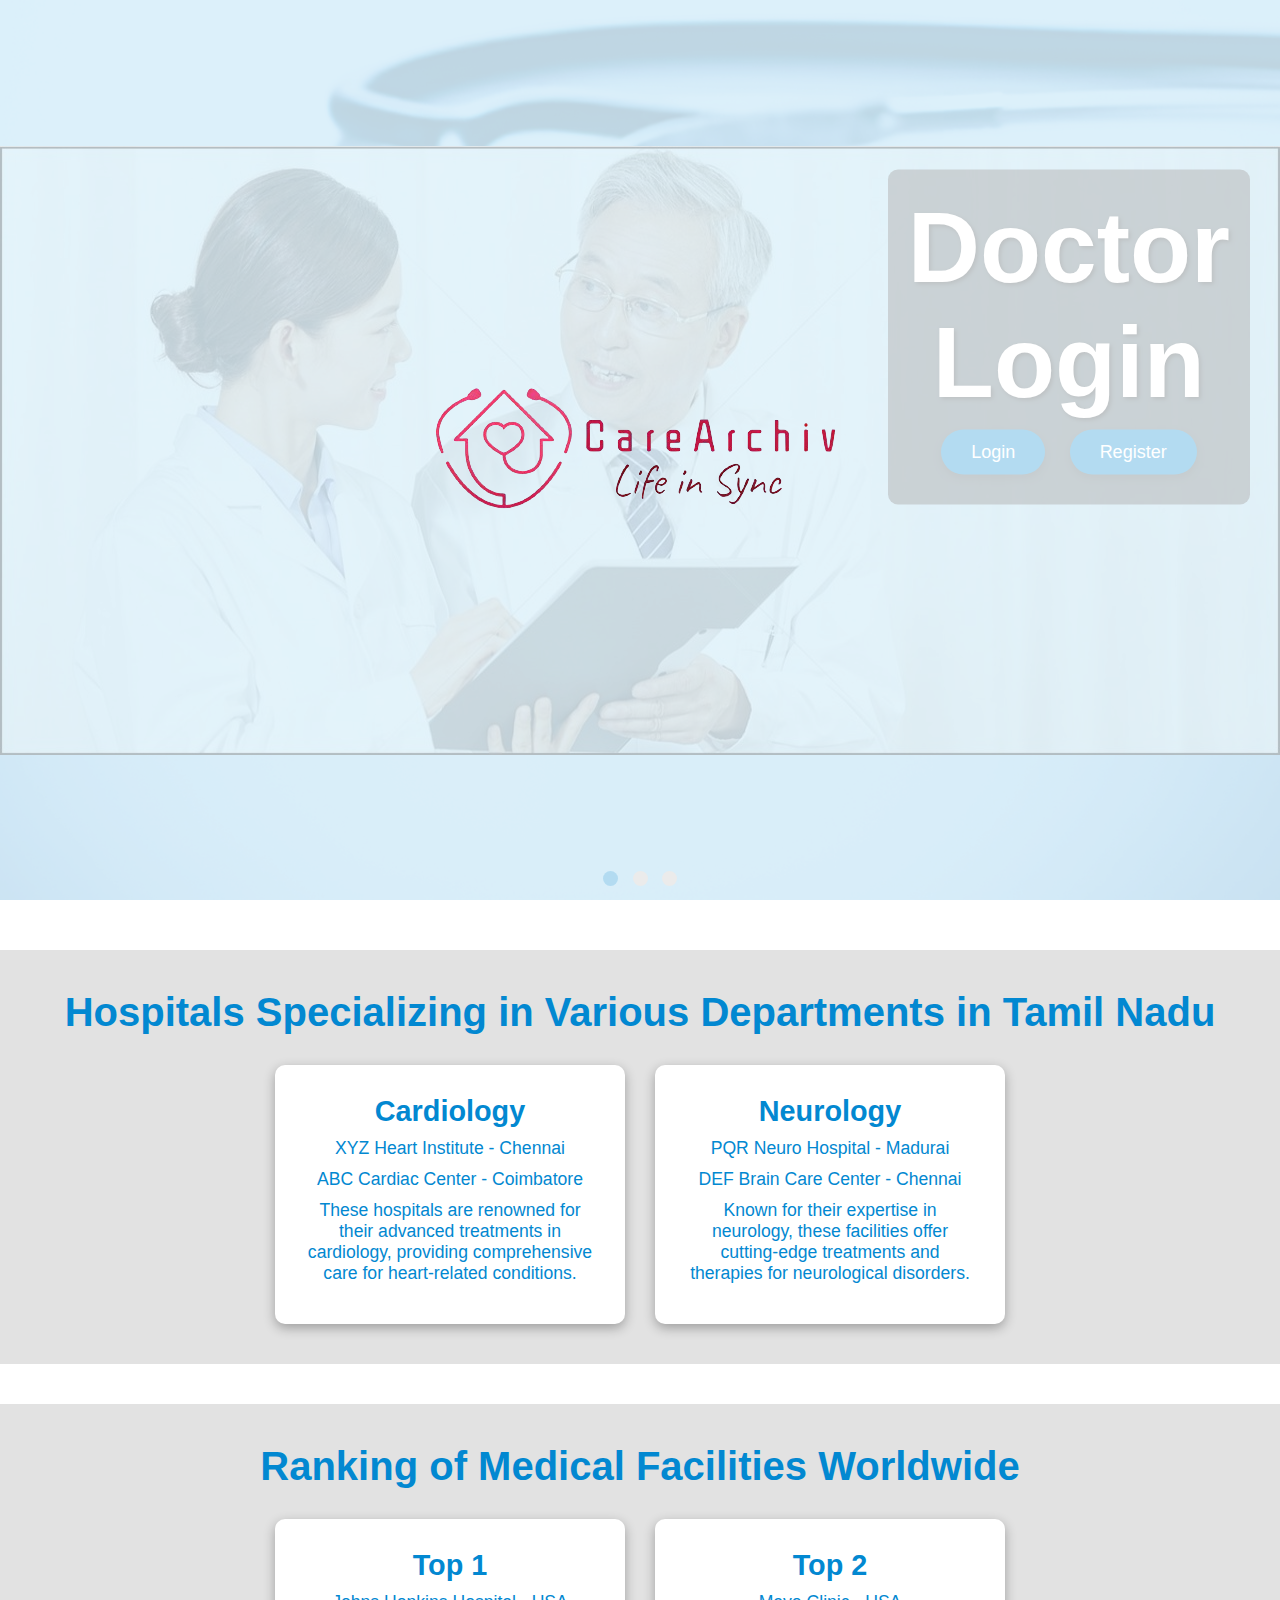
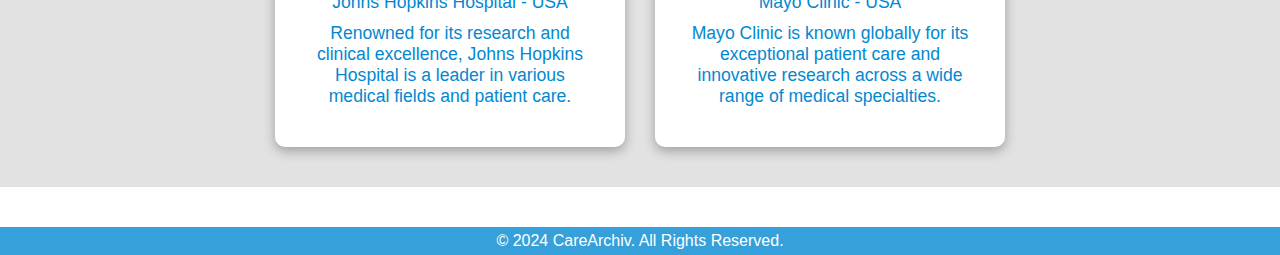
<file: index.html>
<!DOCTYPE html>
<html lang="en">
<head>
    <meta charset="UTF-8">
    <meta name="viewport" content="width=device-width, initial-scale=1.0">
    <title>CareArchiv | Home</title>
    <link rel="icon" href="icon.png" type="image/icon type">
    <link rel="stylesheet" href="styles.css">
    <link rel="preconnect" href="https://fonts.googleapis.com">
    <link rel="preconnect" href="https://fonts.gstatic.com" crossorigin>
    <link href="https://fonts.googleapis.com/css2?family=Caveat:wght@400..700&family=ZCOOL+QingKe+HuangYou&display=swap" rel="stylesheet">
</head>
<body>
<div class= "temp">
    <div class="slideshow-container">
        <div class="slides-wrapper">
            <!-- Slide 1 -->
            <div class="mySlides">
                <img src="govt.png" style="width:100%">
                <div class="content-container">
                    <h2>Doctor</h2> 
                    <h2>Login</h2>
                    <div class="button-container">
                        <button class="login-btn" onclick="location.href='doctorlogin.html'">Login</button>
                        <button class="login-btn" onclick="location.href='doctorregister.html'">Register</button>
                    </div>
                </div>
            </div>

            <!-- Slide 2 -->
            <div class="mySlides">
                <img src="doctor.jpg" style="width:100%">
                <div class="content-container">
                    <h2>Government</h2> 
                    <h2>Login</h2>
                    <div class="button-container">
                        <button class="login-btn" onclick="location.href='govtlogin.html'">Login</button>
                        <button class="login-btn" onclick="location.href='govtregister.html'">Register</button>
                    </div>
                </div>
            </div>

            <!-- Slide 3 -->
            <div class="mySlides">
                <img src="patient2.jpg" style="width:100%">
                <div class="content-container">
                    <h2>Patient</h2>
                    <h2>Login</h2>
                    <div class="button-container">
                        <button class="login-btn" onclick="location.href='patientlogin.html'">Login</button>
                        <button class="login-btn" onclick="location.href='patientregister.html'">Register</button>
                    </div>
                </div>
            </div>
        </div>
        
        <!-- Dot container -->
        <div class="dot-container">
            <span class="dot"></span>
            <span class="dot"></span>
            <span class="dot"></span>
        </div>
    </div>
    <div class = "transparent"></div>
    <section class="hospitals-section">
        <div class="section-title">
            <h2>Hospitals Specializing in Various Departments in Tamil Nadu</h2>
        </div>
        <div class="hospital-info">
            <!-- Example Hospital Information -->
            <div class="hospital-box">
                <h3>Cardiology</h3>
                <p>XYZ Heart Institute - Chennai</p>
                <p>ABC Cardiac Center - Coimbatore</p>
                <p>These hospitals are renowned for their advanced treatments in cardiology, providing comprehensive care for heart-related conditions.</p>
            </div>
            <div class="hospital-box">
                <h3>Neurology</h3>
                <p>PQR Neuro Hospital - Madurai</p>
                <p>DEF Brain Care Center - Chennai</p>
                <p>Known for their expertise in neurology, these facilities offer cutting-edge treatments and therapies for neurological disorders.</p>
            </div>
            <!-- Add more boxes as needed -->
        </div>
    </section>

<!-- Worldwide Medical Facilities Ranking Section -->
    <section class="ranking-section">
        <div class="section-title">
            <h2>Ranking of Medical Facilities Worldwide</h2>
        </div>
        <div class="ranking-info">
            <!-- Example Ranking Information -->
            <div class="ranking-box">
                <h3>Top 1</h3>
                <p>Johns Hopkins Hospital - USA</p>
                <p>Renowned for its research and clinical excellence, Johns Hopkins Hospital is a leader in various medical fields and patient care.</p>
            </div>
            <div class="ranking-box">
                <h3>Top 2</h3>
                <p>Mayo Clinic - USA</p>
                <p>Mayo Clinic is known globally for its exceptional patient care and innovative research across a wide range of medical specialties.</p>
            </div>
            <!-- Add more boxes as needed -->
        </div>
    </section>
    <footer>
        <p>&copy; 2024 CareArchiv. All Rights Reserved.</p>
    </footer>
</div>
<div id="overlay"><img src="ourlogo.png" alt="Our Logo" id="overlay-logo"></div>
<script src="script.js"></script>

</body>
</html>
</file>
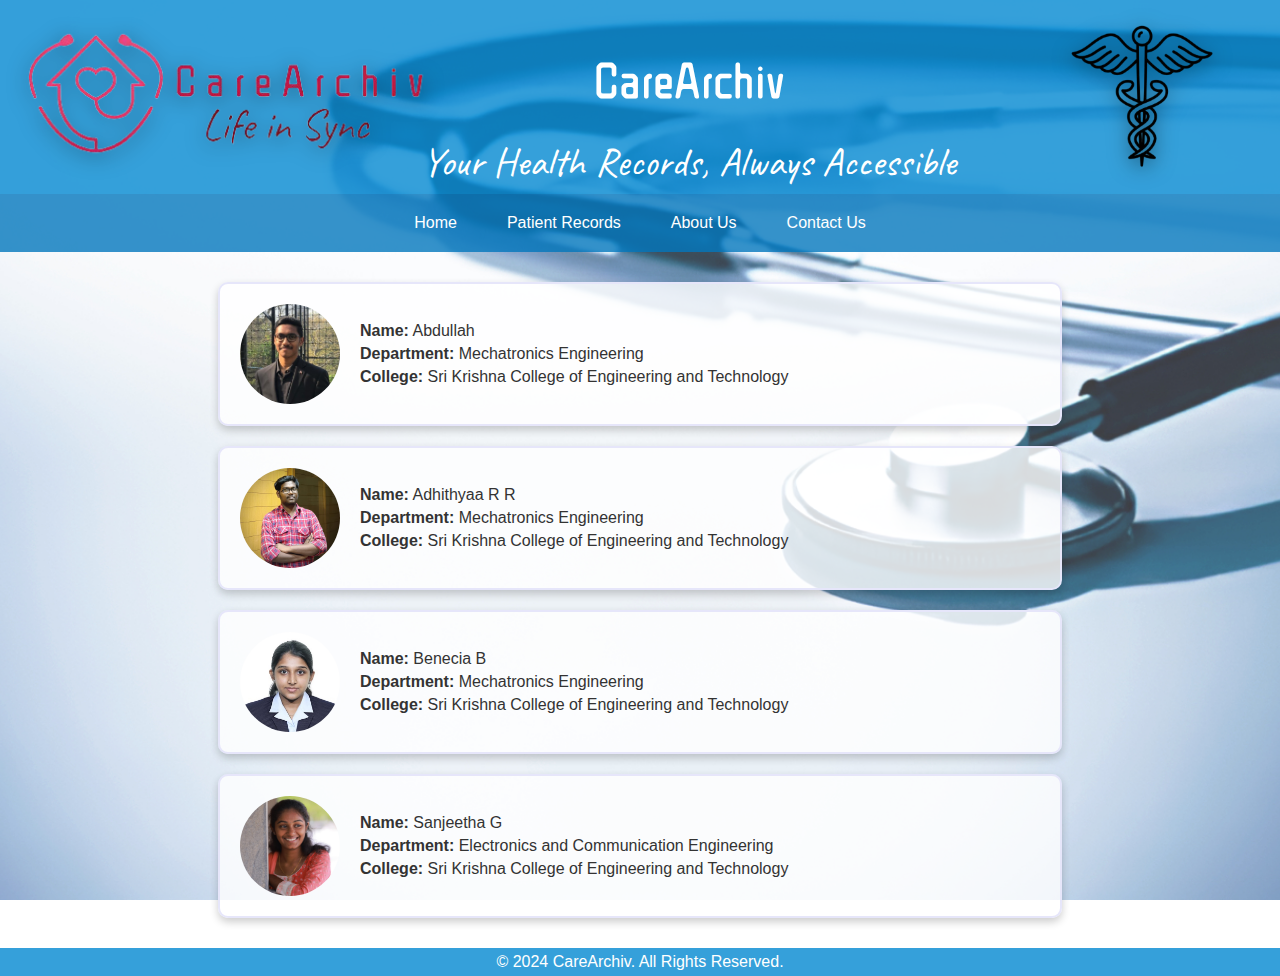
<file: about.html>
<!DOCTYPE html>
<html lang="en">
<head>
    <meta charset="UTF-8">
    <meta name="viewport" content="width=device-width, initial-scale=1.0">
    <title>CareArchiv | About Us</title>
    <link rel="icon" href="icon.png" type="image/icon type">
    <link rel="stylesheet" href="styles.css">
    <link rel="preconnect" href="https://fonts.googleapis.com">
    <link rel="preconnect" href="https://fonts.gstatic.com" crossorigin>
    <link href="https://fonts.googleapis.com/css2?family=Caveat:wght@400..700&family=ZCOOL+QingKe+HuangYou&display=swap" rel="stylesheet">
<body>
    <header>
        <div>
            <img src = "ourlogo.png">
        </div>
        <div class = "left">
            <h1>CareArchiv</h1>
            <p>Your Health Records, Always Accessible</p>
        </div>
        <div>
            <img src = "snek.png">
        </div>
    </header>

    <nav>
        <a href="index.html">Home</a>
        <a href="display.html">Patient Records</a>
        <a href="about.html">About Us</a>
        <a href="contact.html">Contact Us</a>
    </nav>


    <div class="about-page">
        <div class="flex-container">
            <div class="flex-item">
                <img src="abdullah.jpg" alt="Photo 1" class="profile-photo">
                <div class="profile-info">
                    <p><strong>Name:</strong> Abdullah</p>
                    <p><strong>Department:</strong> Mechatronics Engineering</p>
                    <p><strong>College:</strong> Sri Krishna College of Engineering and Technology</p>
                </div>
            </div>
            <div class="flex-item">
                <img src="adithyaa.jpg" alt="Photo 2" class="profile-photo">
                <div class="profile-info">
                    <p><strong>Name:</strong> Adhithyaa R R</p>
                    <p><strong>Department:</strong> Mechatronics Engineering </p>
                    <p><strong>College:</strong> Sri Krishna College of Engineering and Technology</p>
                </div>
            </div>
            <div class="flex-item">
                <img src="benecia.jpg" alt="Photo 3" class="profile-photo">
                <div class="profile-info">
                    <p><strong>Name:</strong> Benecia B</p>
                    <p><strong>Department:</strong> Mechatronics Engineering</p>
                    <p><strong>College:</strong> Sri Krishna College of Engineering and Technology</p>
                </div>
            </div>
            <div class="flex-item">
                <img src="sanjeetha.jpg" alt="Photo 4" class="profile-photo">
                <div class="profile-info">
                    <p><strong>Name:</strong> Sanjeetha G</p>
                    <p><strong>Department:</strong> Electronics and Communication Engineering</p>
                    <p><strong>College:</strong> Sri Krishna College of Engineering and Technology</p>
                </div>
            </div>
        </div>
    </div>

    <footer>
        <p>&copy; 2024 CareArchiv. All Rights Reserved.</p>
    </footer>
</body>
</html>
</file>
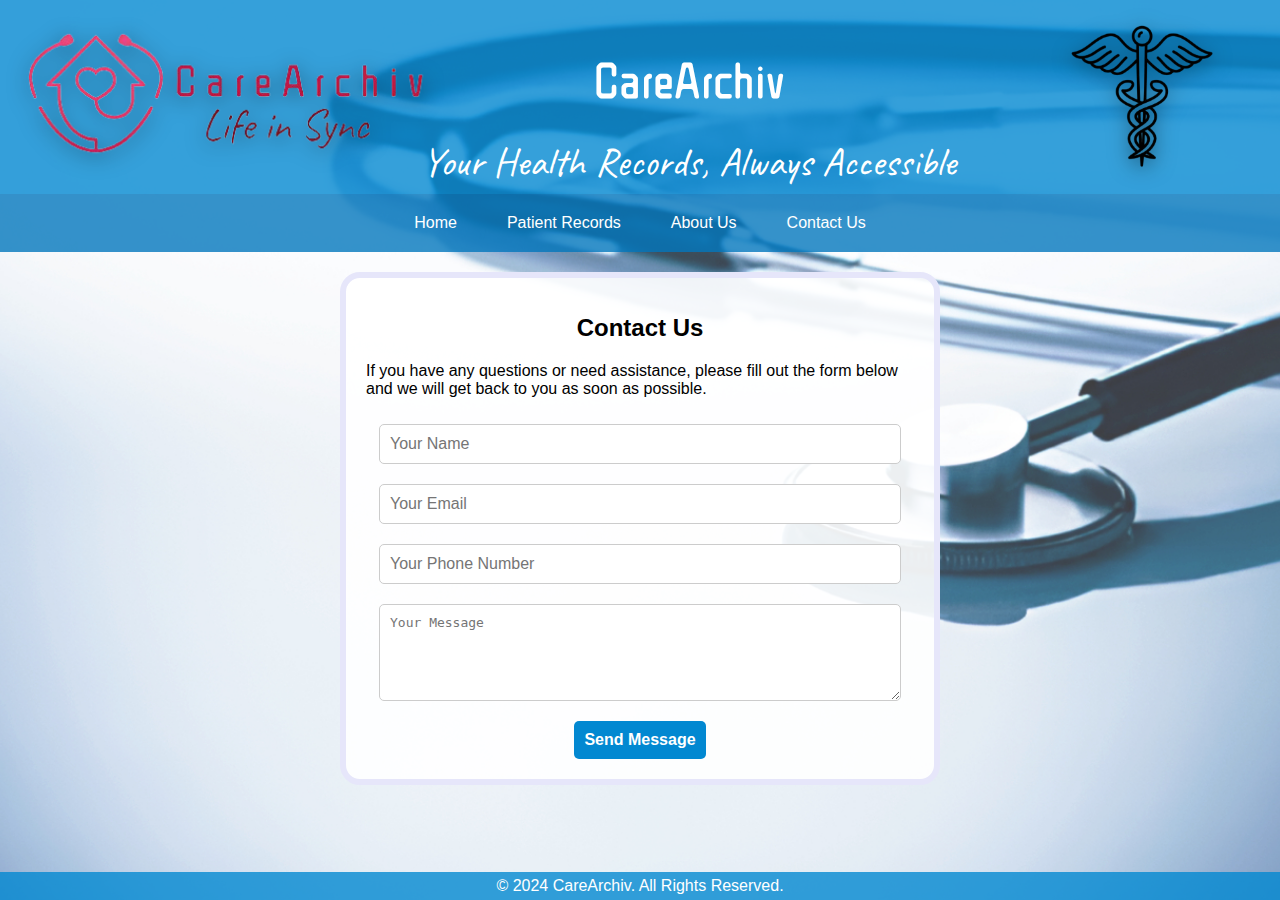
<file: contact.html>
<!DOCTYPE html>
<html lang="en">
<head>
    <meta charset="UTF-8">
    <meta name="viewport" content="width=device-width, initial-scale=1.0">
    <title>CareArchiv | Contact Us</title>
    <link rel="icon" href="icon.png" type="image/icon type">
    <link rel="stylesheet" href="styles.css">
    <link rel="preconnect" href="https://fonts.googleapis.com">
    <link rel="preconnect" href="https://fonts.gstatic.com" crossorigin>
    <link href="https://fonts.googleapis.com/css2?family=Caveat:wght@400..700&family=ZCOOL+QingKe+HuangYou&display=swap" rel="stylesheet">
</head>
<body>
    <header>
        <div>
            <img src = "ourlogo.png">
        </div>
        <div class = "left">
            <h1>CareArchiv</h1>
            <p>Your Health Records, Always Accessible</p>
        </div>
        <div>
            <img src = "snek.png">
        </div>
    </header>

    <nav>
        <a href="index.html">Home</a>
        <a href="display.html">Patient Records</a>
        <a href="about.html">About Us</a>
        <a href="contact.html">Contact Us</a>
    </nav>

    <div class="contact-page">
        <div class="inner-rectangle">
            <h1 class="title"><strong>Contact Us</strong></h1>
            <p>If you have any questions or need assistance, please fill out the form below and we will get back to you as soon as possible.</p>
            <form id="contact-form">
                <input type="text" id="name" placeholder="Your Name" required>
                <input type="email" id="email" placeholder="Your Email" required>
                <input type="tel" id="phone" placeholder="Your Phone Number">
                <textarea id="message" placeholder="Your Message" rows="5" required></textarea>
                <button type="submit">Send Message</button>
            </form>
        </div>
    </div>

    <footer>
        <p>&copy; 2024 CareArchiv. All Rights Reserved.</p>
    </footer>

    <script>
        document.getElementById('contact-form').addEventListener('submit', function(e) {
            e.preventDefault();
            alert('Thank you for your message. We will get back to you soon!');
            document.getElementById('contact-form').reset();
        });
    </script>
</body>
</html>
</file>
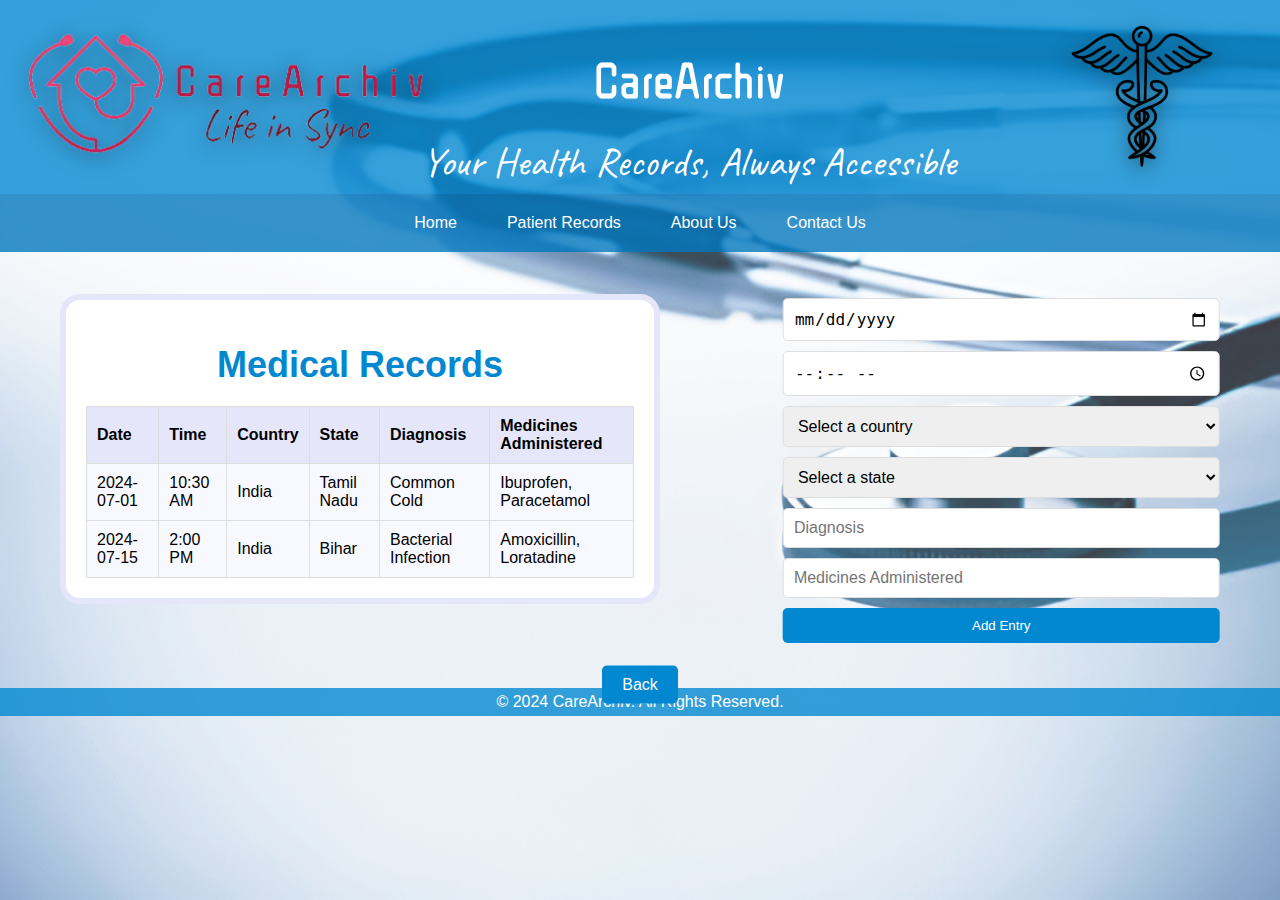
<file: details.html>
<!DOCTYPE html>
<html lang="en">
<head>
    <meta charset="UTF-8">
    <meta name="viewport" content="width=device-width, initial-scale=1.0">
    <title>CareArchiv | Medical Records</title>
    <link rel="icon" href="icon.png" type="image/icon type">
    <link rel="stylesheet" href="styles.css">
    <link rel="preconnect" href="https://fonts.googleapis.com">
    <link rel="preconnect" href="https://fonts.gstatic.com" crossorigin>
    <link href="https://fonts.googleapis.com/css2?family=Caveat:wght@400..700&family=ZCOOL+QingKe+HuangYou&display=swap" rel="stylesheet">
</head>
<body>
    <header>
        <div>
            <img src = "ourlogo.png">
        </div>
        <div class = "left">
            <h1>CareArchiv</h1>
            <p>Your Health Records, Always Accessible</p>
        </div>
        <div>
            <img src = "snek.png">
        </div>
    </header>

    <nav>
        <a href="index.html">Home</a>
        <a href="display.html">Patient Records</a>
        <a href="about.html">About Us</a>
        <a href="contact.html">Contact Us</a>
    </nav>
<div class = "details-page">
    <div class="rectangle">
        <div class="inner-rectangle">
            <h1 class="title">Medical Records</h1>
            <table id="medical-records-table">
                <thead>
                    <tr>
                        <th>Date</th>
                        <th>Time</th>
                        <th>Country</th>
                        <th>State</th>
                        <th>Diagnosis</th>
                        <th>Medicines Administered</th>
                    </tr>
                </thead>
                <tbody>
                    <tr>
                        <td>2024-07-01</td>
                        <td>10:30 AM</td>
                        <td>India</td>
                        <td>Tamil Nadu</td>
                        <td>Common Cold</td>
                        <td>Ibuprofen, Paracetamol</td>
                    </tr>
                    <tr>
                        <td>2024-07-15</td>
                        <td>2:00 PM</td>
                        <td>India</td>
                        <td>Bihar</td>
                        <td>Bacterial Infection</td>
                        <td>Amoxicillin, Loratadine</td>
                    </tr>
                </tbody>
            </table>
        </div>
        <form class="add-entry-form" id="add-entry-form">
            <input type="date" id="date" required>
            <input type="time" id="time" required>
            <select id="country" name="country" onchange="populateStates()" required>
                <option value="">Select a country</option>
                <option value="Afghanistan">Afghanistan</option>
                <option value="Albania">Albania</option>
                <option value="Algeria">Algeria</option>
                <option value="Andorra">Andorra</option>
                <option value="Angola">Angola</option>
                <option value="Antigua and Barbuda">Antigua and Barbuda</option>
                <option value="Argentina">Argentina</option>
                <option value="Armenia">Armenia</option>
                <option value="Australia">Australia</option>
                <option value="Austria">Austria</option>
                <option value="Azerbaijan">Azerbaijan</option>
                <option value="Bahamas">Bahamas</option>
                <option value="Bahrain">Bahrain</option>
                <option value="Bangladesh">Bangladesh</option>
                <option value="Barbados">Barbados</option>
                <option value="Belarus">Belarus</option>
                <option value="Belgium">Belgium</option>
                <option value="Belize">Belize</option>
                <option value="Benin">Benin</option>
                <option value="Bhutan">Bhutan</option>
                <option value="Bolivia">Bolivia</option>
                <option value="Bosnia and Herzegovina">Bosnia and Herzegovina</option>
                <option value="Botswana">Botswana</option>
                <option value="Brazil">Brazil</option>
                <option value="Brunei">Brunei</option>
                <option value="Bulgaria">Bulgaria</option>
                <option value="Burkina Faso">Burkina Faso</option>
                <option value="Burundi">Burundi</option>
                <option value="Cabo Verde">Cabo Verde</option>
                <option value="Cambodia">Cambodia</option>
                <option value="Cameroon">Cameroon</option>
                <option value="Canada">Canada</option>
                <option value="Central African Republic">Central African Republic</option>
                <option value="Chad">Chad</option>
                <option value="Chile">Chile</option>
                <option value="China">China</option>
                <option value="Colombia">Colombia</option>
                <option value="Comoros">Comoros</option>
                <option value="Congo, Democratic Republic of the">Congo, Democratic Republic of the</option>
                <option value="Congo, Republic of the">Congo, Republic of the</option>
                <option value="Costa Rica">Costa Rica</option>
                <option value="Croatia">Croatia</option>
                <option value="Cuba">Cuba</option>
                <option value="Cyprus">Cyprus</option>
                <option value="Czech Republic">Czech Republic</option>
                <option value="Denmark">Denmark</option>
                <option value="Djibouti">Djibouti</option>
                <option value="Dominica">Dominica</option>
                <option value="Dominican Republic">Dominican Republic</option>
                <option value="East Timor (Timor-Leste)">East Timor (Timor-Leste)</option>
                <option value="Ecuador">Ecuador</option>
                <option value="Egypt">Egypt</option>
                <option value="El Salvador">El Salvador</option>
                <option value="Equatorial Guinea">Equatorial Guinea</option>
                <option value="Eritrea">Eritrea</option>
                <option value="Estonia">Estonia</option>
                <option value="Eswatini (Swaziland)">Eswatini (Swaziland)</option>
                <option value="Ethiopia">Ethiopia</option>
                <option value="Fiji">Fiji</option>
                <option value="Finland">Finland</option>
                <option value="France">France</option>
                <option value="Gabon">Gabon</option>
                <option value="Gambia">Gambia</option>
                <option value="Georgia">Georgia</option>
                <option value="Germany">Germany</option>
                <option value="Ghana">Ghana</option>
                <option value="Greece">Greece</option>
                <option value="Grenada">Grenada</option>
                <option value="Guatemala">Guatemala</option>
                <option value="Guinea">Guinea</option>
                <option value="Guinea-Bissau">Guinea-Bissau</option>
                <option value="Guyana">Guyana</option>
                <option value="Haiti">Haiti</option>
                <option value="Honduras">Honduras</option>
                <option value="Hungary">Hungary</option>
                <option value="Iceland">Iceland</option>
                <option value="India">India</option>
                <option value="Indonesia">Indonesia</option>
                <option value="Iran">Iran</option>
                <option value="Iraq">Iraq</option>
                <option value="Ireland">Ireland</option>
                <option value="Israel">Israel</option>
                <option value="Italy">Italy</option>
                <option value="Jamaica">Jamaica</option>
                <option value="Japan">Japan</option>
                <option value="Jordan">Jordan</option>
                <option value="Kazakhstan">Kazakhstan</option>
                <option value="Kenya">Kenya</option>
                <option value="Kiribati">Kiribati</option>
                <option value="Korea, North">Korea, North</option>
                <option value="Korea, South">Korea, South</option>
                <option value="Kosovo">Kosovo</option>
                <option value="Kuwait">Kuwait</option>
                <option value="Kyrgyzstan">Kyrgyzstan</option>
                <option value="Laos">Laos</option>
                <option value="Latvia">Latvia</option>
                <option value="Lebanon">Lebanon</option>
                <option value="Lesotho">Lesotho</option>
                <option value="Liberia">Liberia</option>
                <option value="Libya">Libya</option>
                <option value="Liechtenstein">Liechtenstein</option>
                <option value="Lithuania">Lithuania</option>
                <option value="Luxembourg">Luxembourg</option>
                <option value="Madagascar">Madagascar</option>
                <option value="Malawi">Malawi</option>
                <option value="Malaysia">Malaysia</option>
                <option value="Maldives">Maldives</option>
                <option value="Mali">Mali</option>
                <option value="Malta">Malta</option>
                <option value="Marshall Islands">Marshall Islands</option>
                <option value="Mauritania">Mauritania</option>
                <option value="Mauritius">Mauritius</option>
                <option value="Mexico">Mexico</option>
                <option value="Micronesia">Micronesia</option>
                <option value="Moldova">Moldova</option>
                <option value="Monaco">Monaco</option>
                <option value="Mongolia">Mongolia</option>
                <option value="Montenegro">Montenegro</option>
                <option value="Morocco">Morocco</option>
                <option value="Mozambique">Mozambique</option>
                <option value="Myanmar (Burma)">Myanmar (Burma)</option>
                <option value="Namibia">Namibia</option>
                <option value="Nauru">Nauru</option>
                <option value="Nepal">Nepal</option>
                <option value="Netherlands">Netherlands</option>
                <option value="New Zealand">New Zealand</option>
                <option value="Nicaragua">Nicaragua</option>
                <option value="Niger">Niger</option>
                <option value="Nigeria">Nigeria</option>
                <option value="North Macedonia">North Macedonia</option>
                <option value="Norway">Norway</option>
                <option value="Oman">Oman</option>
                <option value="Pakistan">Pakistan</option>
                <option value="Palau">Palau</option>
                <option value="Panama">Panama</option>
                <option value="Papua New Guinea">Papua New Guinea</option>
                <option value="Paraguay">Paraguay</option>
                <option value="Peru">Peru</option>
                <option value="Philippines">Philippines</option>
                <option value="Poland">Poland</option>
                <option value="Portugal">Portugal</option>
                <option value="Qatar">Qatar</option>
                <option value="Romania">Romania</option>
                <option value="Russia">Russia</option>
                <option value="Rwanda">Rwanda</option>
                <option value="Saint Kitts and Nevis">Saint Kitts and Nevis</option>
                <option value="Saint Lucia">Saint Lucia</option>
                <option value="Saint Vincent and the Grenadines">Saint Vincent and the Grenadines</option>
                <option value="Samoa">Samoa</option>
                <option value="San Marino">San Marino</option>
                <option value="Sao Tome and Principe">Sao Tome and Principe</option>
                <option value="Saudi Arabia">Saudi Arabia</option>
                <option value="Senegal">Senegal</option>
                <option value="Serbia">Serbia</option>
                <option value="Seychelles">Seychelles</option>
                <option value="Sierra Leone">Sierra Leone</option>
                <option value="Singapore">Singapore</option>
                <option value="Slovakia">Slovakia</option>
                <option value="Slovenia">Slovenia</option>
                <option value="Solomon Islands">Solomon Islands</option>
                <option value="Somalia">Somalia</option>
                <option value="South Africa">South Africa</option>
                <option value="South Sudan">South Sudan</option>
                <option value="Spain">Spain</option>
                <option value="Sri Lanka">Sri Lanka</option>
                <option value="Sudan">Sudan</option>
                <option value="Suriname">Suriname</option>
                <option value="Sweden">Sweden</option>
                <option value="Switzerland">Switzerland</option>
                <option value="Syria">Syria</option>
                <option value="Taiwan">Taiwan</option>
                <option value="Tajikistan">Tajikistan</option>
                <option value="Tanzania">Tanzania</option>
                <option value="Thailand">Thailand</option>
                <option value="Togo">Togo</option>
                <option value="Tonga">Tonga</option>
                <option value="Trinidad and Tobago">Trinidad and Tobago</option>
                <option value="Tunisia">Tunisia</option>
                <option value="Turkey">Turkey</option>
                <option value="Turkmenistan">Turkmenistan</option>
                <option value="Tuvalu">Tuvalu</option>
                <option value="Uganda">Uganda</option>
                <option value="Ukraine">Ukraine</option>
                <option value="United Arab Emirates">United Arab Emirates</option>
                <option value="United Kingdom">United Kingdom</option>
                <option value="United States">United States</option>
                <option value="Uruguay">Uruguay</option>
                <option value="Uzbekistan">Uzbekistan</option>
                <option value="Vanuatu">Vanuatu</option>
                <option value="Vatican City (Holy See)">Vatican City (Holy See)</option>
                <option value="Venezuela">Venezuela</option>
                <option value="Vietnam">Vietnam</option>
                <option value="Yemen">Yemen</option>
                <option value="Zambia">Zambia</option>
                <option value="Zimbabwe">Zimbabwe</option>
            </select>
            <select id="state" name="state" required>
                <option value="">Select a state</option>
                <!-- States will be populated here based on the selected country -->
            </select>
            <input type="text" id="diagnosis" placeholder="Diagnosis" required>
            <input type="text" id="medicines" placeholder="Medicines Administered" required>
            <button type="submit">Add Entry</button>
        </form>
    </div>
    
    
</div>
<div class = "dontoverlay">
    <button class="back-button" onclick="window.location.href='display.html'; return false;">Back</button>
</div>
<footer id = "footer">
        <p>&copy; 2024 CareArchiv. All Rights Reserved.</p>
</footer>    

    <script>
        function convertTo12HourFormat(time) {
            const [hour, minute] = time.split(':');
            const ampm = hour >= 12 ? 'PM' : 'AM';
            const adjustedHour = hour % 12 || 12;
            return `${adjustedHour}:${minute} ${ampm}`;
        }

        document.getElementById('add-entry-form').addEventListener('submit', function(e) {
            e.preventDefault();
            var date = document.getElementById('date').value;
            var time = convertTo12HourFormat(document.getElementById('time').value);
            var country = document.getElementById('country').value;
            var state = document.getElementById('state').value;
            var diagnosis = document.getElementById('diagnosis').value;
            var medicines = document.getElementById('medicines').value;

            var table = document.getElementById('medical-records-table').getElementsByTagName('tbody')[0];
            var newRow = table.insertRow();

            newRow.insertCell(0).innerHTML = date;
            newRow.insertCell(1).innerHTML = time;
            newRow.insertCell(2).innerHTML = country;
            newRow.insertCell(3).innerHTML = state;
            newRow.insertCell(4).innerHTML = diagnosis;
            newRow.insertCell(5).innerHTML = medicines;

            document.getElementById('add-entry-form').reset();
        });

        // Populate states based on the selected country
        function populateStates() {
            var country = document.getElementById('country').value;
            var stateSelect = document.getElementById('state');
            stateSelect.innerHTML = ''; // Clear existing options
            if (country === 'Afghanistan') {
    var states = ['Badakhshan', 'Badghis', 'Baghlan', 'Balkh', 'Bamyan', 'Daykundi', 'Farah', 'Faryab', 'Ghazni', 'Ghor', 'Helmand', 'Herat', 'Jowzjan', 'Kabul', 'Kandahar', 'Kapisa', 'Khost', 'Kunar', 'Kunduz', 'Laghman', 'Logar', 'Nangarhar', 'Nimroz', 'Nuristan', 'Paktia', 'Paktika', 'Panjsher', 'Samangan', 'Sar-e Pol', 'Takhar', 'Urozgan', 'Wardak', 'Zabul'];
    states.forEach(function(state) {
        var option = document.createElement('option');
        option.value = state;
        option.text = state;
        stateSelect.add(option);
    });
} else if (country === 'Albania') {
    var states = ['Berat', 'Shkodra', 'Fier', 'Korçë', 'Dibër', 'Vlorë', 'Tiranë', 'Lezhë', 'Gjirokastër', 'Kukës'];
    states.forEach(function(state) {
        var option = document.createElement('option');
        option.value = state;
        option.text = state;
        stateSelect.add(option);
    });
} else if (country === 'Algeria') {
    var states = ['Adrar', 'Chlef', 'Laghouat', 'Oum El Bouaghi', 'Batna', 'Béjaïa', 'Biskra', 'Béchar', 'Blida', 'Bouira', 'Tamanrasset', 'Tébessa', 'Tlemcen', 'Tiaret', 'Tizi Ouzou', 'Algiers', 'Djelfa', 'Jijel', 'Sétif', 'Saida', 'Skikda', 'Sidi Bel Abbès', 'Annaba', 'Guelma', 'Constantine', 'Médéa', 'Mostaganem', 'Msila', 'Mascara', 'Oujda', 'El Tarf', 'Souk Ahras', 'El Oued', 'Khenchela', 'Naama', 'Aïn Témouchent', 'Ghardaïa', 'Relizane', 'El Bayadh'];
    states.forEach(function(state) {
        var option = document.createElement('option');
        option.value = state;
        option.text = state;
        stateSelect.add(option);
    });
} else if (country === 'Andorra') {
    var states = ['Andorra la Vella', 'Escaldes-Engordany', 'Encamp', 'Ordino', 'Sant Julià de Lòria', 'Canillo', 'Escaldes-Engordany'];
    states.forEach(function(state) {
        var option = document.createElement('option');
        option.value = state;
        option.text = state;
        stateSelect.add(option);
    });
} else if (country === 'Angola') {
    var states = ['Bengo', 'Benguela', 'Bié', 'Cabinda', 'Cuanza Norte', 'Cuanza Sul', 'Cunene', 'Huambo', 'Huíla', 'Luanda', 'Lunda Norte', 'Lunda Sul', 'Malanje', 'Moxico', 'Namibe', 'Uíge', 'Zaire'];
    states.forEach(function(state) {
        var option = document.createElement('option');
        option.value = state;
        option.text = state;
        stateSelect.add(option);
    });
} else if (country === 'Antigua and Barbuda') {
    var states = ['Antigua', 'Barbuda'];
    states.forEach(function(state) {
        var option = document.createElement('option');
        option.value = state;
        option.text = state;
        stateSelect.add(option);
    });
} else if (country === 'Argentina') {
    var states = ['Buenos Aires', 'Catamarca', 'Chaco', 'Chubut', 'CABA', 'Córdoba', 'Corrientes', 'Entre Ríos', 'Formosa', 'Jujuy', 'La Pampa', 'La Rioja', 'Mendoza', 'Misiones', 'Neuquén', 'Río Negro', 'Salta', 'San Juan', 'San Luis', 'Santa Cruz', 'Santa Fe', 'Santiago del Estero', 'Tierra del Fuego', 'Tucumán'];
    states.forEach(function(state) {
        var option = document.createElement('option');
        option.value = state;
        option.text = state;
        stateSelect.add(option);
    });
} else if (country === 'Armenia') {
    var states = ['Ararat', 'Armavir', 'Gegharkunik', 'Kotayk', 'Lori', 'Shirak', 'Syunik', 'Vayots Dzor', 'Yerevan'];
    states.forEach(function(state) {
        var option = document.createElement('option');
        option.value = state;
        option.text = state;
        stateSelect.add(option);
    });
} else if (country === 'Australia') {
    var states = ['New South Wales', 'Victoria', 'Queensland', 'South Australia', 'Western Australia', 'Tasmania', 'Australian Capital Territory', 'Northern Territory'];
    states.forEach(function(state) {
        var option = document.createElement('option');
        option.value = state;
        option.text = state;
        stateSelect.add(option);
    });
} else if (country === 'Austria') {
    var states = ['Burgenland', 'Carinthia', 'Lower Austria', 'Upper Austria', 'Salzburg', 'Styria', 'Tyrol', 'Vorarlberg', 'Vienna'];
    states.forEach(function(state) {
        var option = document.createElement('option');
        option.value = state;
        option.text = state;
        stateSelect.add(option);
    });
} else if (country === 'Azerbaijan') {
    var states = ['Absheron', 'Baku', 'Ganja', 'Lankaran', 'Mingachevir', 'Guba', 'Shaki', 'Yevlakh', 'Naftalan', 'Shirvan', 'Khachmaz', 'Lankaran', 'Zakatala', 'Guba-Khachmaz', 'Quba-Khachmaz'];
    states.forEach(function(state) {
        var option = document.createElement('option');
        option.value = state;
        option.text = state;
        stateSelect.add(option);
    });
} else if (country === 'Bahamas') {
    var states = ['Abaco', 'Acklins and Crooked Islands', 'Andros', 'Bimini', 'Berry Islands', 'Bight', 'Cat Island', 'Exuma', 'Grand Bahama', 'Harbour Island', 'Long Island', 'New Providence', 'San Salvador and Rum Cay'];
    states.forEach(function(state) {
        var option = document.createElement('option');
        option.value = state;
        option.text = state;
        stateSelect.add(option);
    });
} else if (country === 'Bahrain') {
    var states = ['Capital Governorate', 'Central Governorate', 'Muharraq Governorate', 'Northern Governorate', 'Southern Governorate'];
    states.forEach(function(state) {
        var option = document.createElement('option');
        option.value = state;
        option.text = state;
        stateSelect.add(option);
    });
} else if (country === 'Bangladesh') {
    var states = ['Dhaka', 'Chattogram', 'Khulna', 'Rajshahi', 'Barishal', 'Sylhet', 'Rangpur', 'Mymensingh'];
    states.forEach(function(state) {
        var option = document.createElement('option');
        option.value = state;
        option.text = state;
        stateSelect.add(option);
    });
} else if (country === 'Barbados') {
    var states = ['Christ Church', 'Saint Andrew', 'Saint George', 'Saint James', 'Saint John', 'Saint Joseph', 'Saint Lucy', 'Saint Michael', 'Saint Peter', 'Saint Philip', 'Saint Thomas'];
    states.forEach(function(state) {
        var option = document.createElement('option');
        option.value = state;
        option.text = state;
        stateSelect.add(option);
    });
} else if (country === 'Belarus') {
    var states = ['Brest', 'Gomel', 'Grodno', 'Minsk', 'Minsk Region', 'Vitebsk', 'Vitebsk Region'];
    states.forEach(function(state) {
        var option = document.createElement('option');
        option.value = state;
        option.text = state;
        stateSelect.add(option);
    });
} else if (country === 'Belgium') {
    var states = ['Antwerp', 'Brabant', 'Hainaut', 'Liège', 'Limburg', 'Luxembourg', 'Namur', 'Brussels-Capital Region'];
    states.forEach(function(state) {
        var option = document.createElement('option');
        option.value = state;
        option.text = state;
        stateSelect.add(option);
    });
} else if (country === 'Belize') {
    var states = ['Belize', 'Cayo', 'Corozal', 'Orange Walk', 'Stann Creek', 'Toledo'];
    states.forEach(function(state) {
        var option = document.createElement('option');
        option.value = state;
        option.text = state;
        stateSelect.add(option);
    });
} else if (country === 'Benin') {
    var states = ['Alibori', 'Atakora', 'Atlantic', 'Borgou', 'Collines', 'Donga', 'Kouffo', 'Littoral', 'Mono', 'Ouémé', 'Plateau', 'Zou'];
    states.forEach(function(state) {
        var option = document.createElement('option');
        option.value = state;
        option.text = state;
        stateSelect.add(option);
    });
} else if (country === 'Bhutan') {
    var states = ['Bumthang', 'Chukha', 'Dagana', 'Gasa', 'Haa', 'Lhuntse', 'Mongar', 'Paro', 'Punakha', 'Samdrup Jongkhar', 'Samtse', 'Trashigang', 'Trashiyangtse', 'Trongsa', 'Wangdue Phodrang', 'Zhemgang'];
    states.forEach(function(state) {
        var option = document.createElement('option');
        option.value = state;
        option.text = state;
        stateSelect.add(option);
    });
} else if (country === 'Bolivia') {
    var states = ['Chuquisaca', 'Cochabamba', 'Colcha', 'La Paz', 'Oruro', 'Pando', 'Potosí', 'Santa Cruz', 'Tarija'];
    states.forEach(function(state) {
        var option = document.createElement('option');
        option.value = state;
        option.text = state;
        stateSelect.add(option);
    });
} else if (country === 'Bosnia and Herzegovina') {
    var states = ['Federation of Bosnia and Herzegovina', 'Republika Srpska', 'Brčko District'];
    states.forEach(function(state) {
        var option = document.createElement('option');
        option.value = state;
        option.text = state;
        stateSelect.add(option);
    });
} else if (country === 'Botswana') {
    var states = ['Central District', 'Ghanzi District', 'Kgalagadi District', 'Kgatleng District', 'Kweneng District', 'North-East District', 'North-West District', 'South-East District', 'Southern District'];
    states.forEach(function(state) {
        var option = document.createElement('option');
        option.value = state;
        option.text = state;
        stateSelect.add(option);
    });
} else if (country === 'Brazil') {
    var states = ['Acre', 'Alagoas', 'Amapá', 'Amazonas', 'Bahia', 'Ceará', 'Distrito Federal', 'Espírito Santo', 'Goiás', 'Maranhão', 'Mato Grosso', 'Mato Grosso do Sul', 'Minas Gerais', 'Pará', 'Paraíba', 'Paraná', 'Pernambuco', 'Piauí', 'Rio de Janeiro', 'Rio Grande do Norte', 'Rio Grande do Sul', 'Rondônia', 'Roraima', 'Santa Catarina', 'São Paulo', 'Sergipe', 'Tocantins'];
    states.forEach(function(state) {
        var option = document.createElement('option');
        option.value = state;
        option.text = state;
        stateSelect.add(option);
    });
} else if (country === 'Brunei') {
    var states = ['Belait', 'Brunei-Muara', 'Temburong', 'Tutong'];
    states.forEach(function(state) {
        var option = document.createElement('option');
        option.value = state;
        option.text = state;
        stateSelect.add(option);
    });
} else if (country === 'Bulgaria') {
    var states = ['Blagoevgrad', 'Burgas', 'Dobrich', 'Gabrovo', 'Haskovo', 'Kardzhali', 'Kyustendil', 'Lovech', 'Montana', 'Pazardzhik', 'Pernik', 'Pleven', 'Plovdiv', 'Razgrad', 'Ruse', 'Shumen', 'Silistra', 'Sliven', 'Smolyan', 'Sofia City', 'Sofia Province', 'Stara Zagora', 'Targovishte', 'Varna', 'Veliko Tarnovo', 'Vidin', 'Vratsa', 'Yambol'];
    states.forEach(function(state) {
        var option = document.createElement('option');
        option.value = state;
        option.text = state;
        stateSelect.add(option);
    });
} else if (country === 'Burkina Faso') {
    var states = ['Boucle du Mouhoun', 'Cascades', 'Centre', 'Centre-Est', 'Centre-Nord', 'Centre-Ouest', 'Centre-Sud', 'Est', 'Hauts-Bassins', 'Nord', 'Plateau-Central', 'Sahel', 'Sud-Ouest'];
    states.forEach(function(state) {
        var option = document.createElement('option');
        option.value = state;
        option.text = state;
        stateSelect.add(option);
    });
} else if (country === 'Burundi') {
    var states = ['Bubanza', 'Bujumbura Mairie', 'Bujumbura Rural', 'Bururi', 'Cankuzo', 'Cibitoke', 'Gitega', 'Karuzi', 'Kayanza', 'Kirundo', 'Makamba', 'Muramvya', 'Muyinga', 'Mwaro', 'Ngozi', 'Rumonge', 'Rutana', 'Ruyigi'];
    states.forEach(function(state) {
        var option = document.createElement('option');
        option.value = state;
        option.text = state;
        stateSelect.add(option);
    });
} else if (country === 'Cabo Verde') {
    var states = ['Barlavento Islands', 'Sotavento Islands'];
    states.forEach(function(state) {
        var option = document.createElement('option');
        option.value = state;
        option.text = state;
        stateSelect.add(option);
    });
} else if (country === 'Cambodia') {
    var states = ['Banteay Meanchey', 'Battambang', 'Kampong Cham', 'Kampong Chhnang', 'Kampong Speu', 'Kampong Thom', 'Kampot', 'Kandal', 'Koh Kong', 'Kratie', 'Mondulkiri', 'Oddar Meanchey', 'Pailin', 'Phnom Penh', 'Preah Vihear', 'Prey Veng', 'Pursat', 'Ratanakiri', 'Siem Reap', 'Preah Sihanouk', 'Stung Treng', 'Svay Rieng', 'Takeo', 'Tbong Khmum'];
    states.forEach(function(state) {
        var option = document.createElement('option');
        option.value = state;
        option.text = state;
        stateSelect.add(option);
    });
} else if (country === 'Cameroon') {
    var states = ['Adamawa', 'Centre', 'East', 'Far North', 'Littoral', 'North', 'Northwest', 'South', 'Southwest', 'West'];
    states.forEach(function(state) {
        var option = document.createElement('option');
        option.value = state;
        option.text = state;
        stateSelect.add(option);
    });
} else if (country === 'Canada') {
    var states = ['Alberta', 'British Columbia', 'Manitoba', 'New Brunswick', 'Newfoundland and Labrador', 'Nova Scotia', 'Ontario', 'Prince Edward Island', 'Quebec', 'Saskatchewan', 'Northwest Territories', 'Nunavut', 'Yukon'];
    states.forEach(function(state) {
        var option = document.createElement('option');
        option.value = state;
        option.text = state;
        stateSelect.add(option);
    });
} else if (country === 'Central African Republic') {
    var states = ['Bamingui-Bangoran', 'Basse-Kotto', 'Haut-Mbomou', 'Haute-Kotto', 'Kémo', 'Lobaye', 'Mambéré-Kadéï', 'Mbomou', 'Nana-Grébizi', 'Nana-Mambéré', 'Ombella-Mpoko', 'Ouaka', 'Ouham', 'Ouham-Pendé', 'Sangha-Mbaéré', 'Vakaga'];
    states.forEach(function(state) {
        var option = document.createElement('option');
        option.value = state;
        option.text = state;
        stateSelect.add(option);
    });
} else if (country === 'Chad') {
    var states = ['Batha', 'Borkou', 'Chari-Baguirmi', 'Hadjer-Lamis', 'Kanem', 'Lac', 'Logone Occidental', 'Logone Oriental', 'Mandoul', 'Mayo-Kebbi Est', 'Mayo-Kebbi Ouest', 'Moyen-Chari', 'Ouaddaï', 'Salamat', 'Sila', 'Tandjilé', 'Tibesti', 'Wadi Fira'];
    states.forEach(function(state) {
        var option = document.createElement('option');
        option.value = state;
        option.text = state;
        stateSelect.add(option);
    });
} else if (country === 'Chile') {
    var states = ['Arica and Parinacota', 'Tarapacá', 'Antofagasta', 'Atacama', 'Coquimbo', 'Valparaíso', 'Santiago Metropolitan', 'O\'Higgins', 'Maule', 'Ñuble', 'Biobío', 'Araucanía', 'Los Ríos', 'Los Lagos', 'Aysén', 'Magallanes'];
    states.forEach(function(state) {
        var option = document.createElement('option');
        option.value = state;
        option.text = state;
        stateSelect.add(option);
    });
} else if (country === 'China') {
    var states = ['Anhui', 'Beijing', 'Chongqing', 'Fujian', 'Gansu', 'Guangdong', 'Guangxi', 'Guizhou', 'Hainan', 'Hebei', 'Heilongjiang', 'Henan', 'Hubei', 'Hunan', 'Inner Mongolia', 'Jiangsu', 'Jiangxi', 'Jilin', 'Liaoning', 'Ningxia', 'Qinghai', 'Shaanxi', 'Shandong', 'Shanghai', 'Shanxi', 'Sichuan', 'Tianjin', 'Tibet', 'Xinjiang', 'Yunnan', 'Zhejiang'];
    states.forEach(function(state) {
        var option = document.createElement('option');
        option.value = state;
        option.text = state;
        stateSelect.add(option);
    });
} else if (country === 'Colombia') {
    var states = ['Amazonas', 'Antioquia', 'Arauca', 'Atlántico', 'Bogotá', 'Bolívar', 'Boyacá', 'Caldas', 'Caquetá', 'Casanare', 'Cauca', 'Cesar', 'Chocó', 'Córdoba', 'Cundinamarca', 'Guainía', 'Guaviare', 'Huila', 'La Guajira', 'Magdalena', 'Meta', 'Nariño', 'Norte de Santander', 'Putumayo', 'Quindío', 'Risaralda', 'San Andrés and Providencia', 'Santander', 'Sucre', 'Tolima', 'Valle del Cauca', 'Vaupés', 'Vichada'];
    states.forEach(function(state) {
        var option = document.createElement('option');
        option.value = state;
        option.text = state;
        stateSelect.add(option);
    });
} else if (country === 'Comoros') {
    var states = ['Anjouan', 'Grande Comore', 'Mohéli'];
    states.forEach(function(state) {
        var option = document.createElement('option');
        option.value = state;
        option.text = state;
        stateSelect.add(option);
    });
} else if (country === 'Congo, Democratic Republic of the') {
    var states = ['Bandundu', 'Bas-Congo', 'Équateur', 'Kasai-Occidental', 'Kasai-Oriental', 'Katanga', 'Kinshasa', 'Maniema', 'North Kivu', 'Orientale', 'South Kivu'];
    states.forEach(function(state) {
        var option = document.createElement('option');
        option.value = state;
        option.text = state;
        stateSelect.add(option);
    });
} else if (country === 'Congo, Republic of the') {
    var states = ['Bouenza', 'Brazzaville', 'Cuvette', 'Cuvette-Ouest', 'Kouilou', 'Lekoumou', 'Likouala', 'Niari', 'Plateaux', 'Pointe-Noire', 'Pool', 'Sangha'];
    states.forEach(function(state) {
        var option = document.createElement('option');
        option.value = state;
        option.text = state;
        stateSelect.add(option);
    });
} else if (country === 'Costa Rica') {
    var states = ['Alajuela', 'Cartago', 'Guanacaste', 'Heredia', 'Limón', 'Puntarenas', 'San José'];
    states.forEach(function(state) {
        var option = document.createElement('option');
        option.value = state;
        option.text = state;
        stateSelect.add(option);
    });
}





            // Add similar conditions for other countries
        }
    </script>
</body>
</html>
</file>
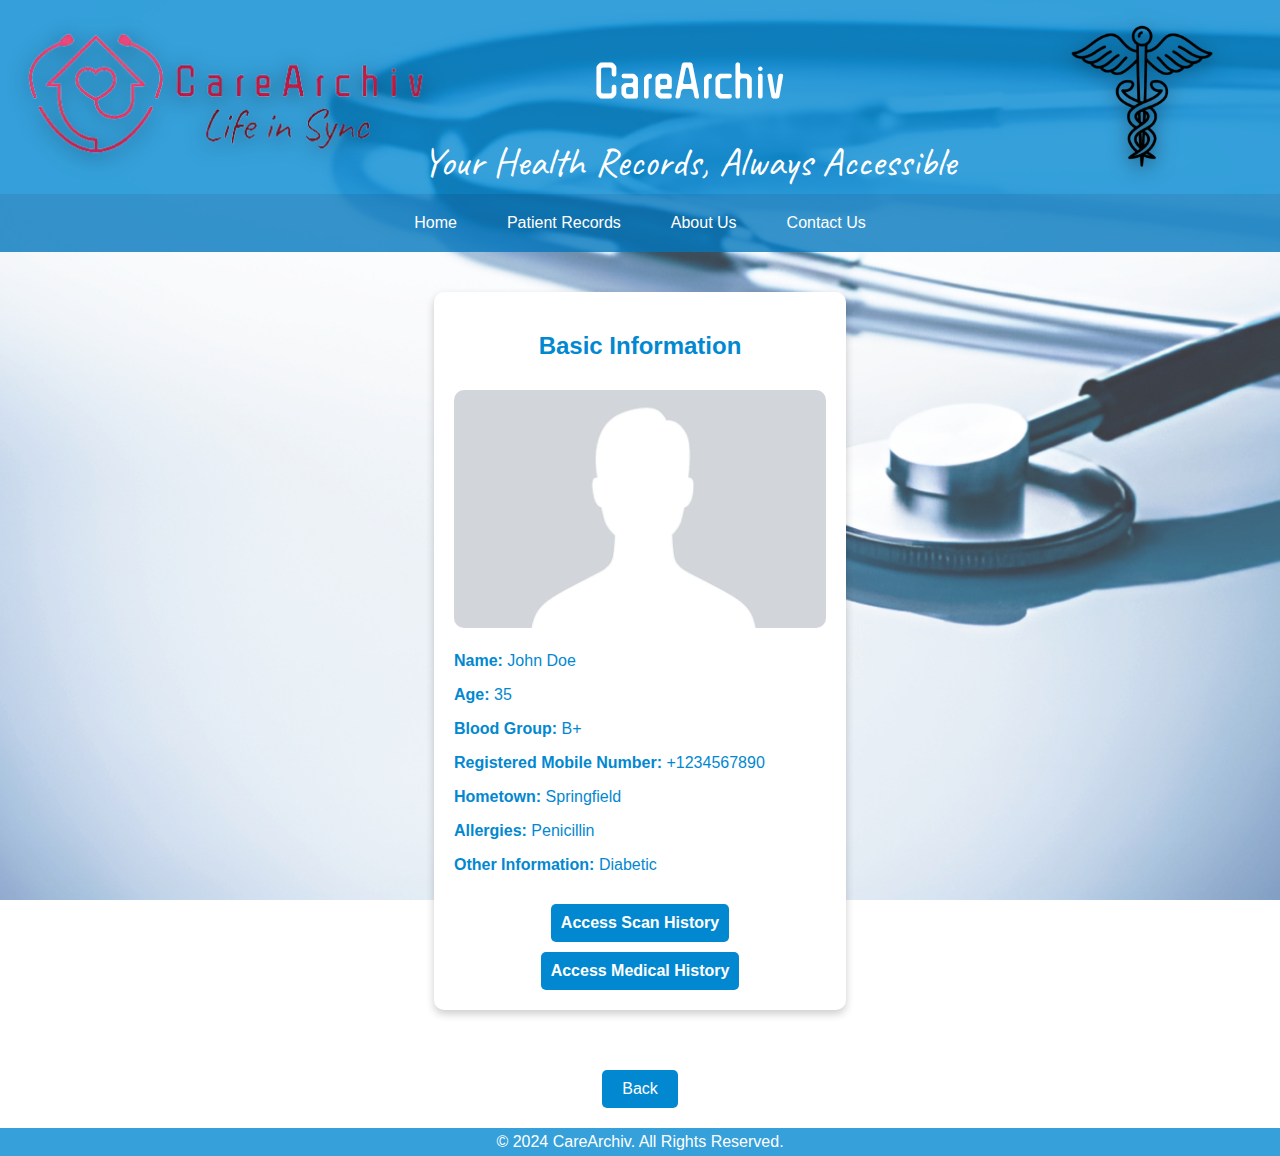
<file: display.html>
<!DOCTYPE html>
<html lang="en">

<head>
    <meta charset="UTF-8">
    <meta name="viewport" content="width=device-width, initial-scale=1.0">
    <title>CareArchiv | Patient Details</title>
    <link rel="icon" href="icon.png" type="image/icon type">
    <link rel="stylesheet" href="styles.css">
    <link rel="preconnect" href="https://fonts.googleapis.com">
    <link rel="preconnect" href="https://fonts.gstatic.com" crossorigin>
    <link href="https://fonts.googleapis.com/css2?family=Caveat:wght@400..700&family=ZCOOL+QingKe+HuangYou&display=swap" rel="stylesheet">
</head>

<body>
    <header>
        <div>
            <img src = "ourlogo.png">
        </div>
        <div class = "left">
            <h1>CareArchiv</h1>
            <p>Your Health Records, Always Accessible</p>
        </div>
        <div>
            <img src = "snek.png">
        </div>
    </header>

    <nav>
        <a href="index.html">Home</a>
        <a href="display.html">Patient Records</a>
        <a href="about.html">About Us</a>
        <a href="contact.html">Contact Us</a>
    </nav>

    <div class="content">
        <div class="box">
            <h2 class="section-title">Basic Information</h2>
            <div class="patient-info">
                <img src="patient.jpg" alt="Patient Image" class="patient-image" style="max-width: 100%; border-radius: 10px;">

                <div class="details" style="text-align: left; margin-top: 20px;">
                    <p><strong>Name:</strong> John Doe</p>
                    <p><strong>Age:</strong> 35</p>
                    <p><strong>Blood Group:</strong> B+</p>
                    <p><strong>Registered Mobile Number:</strong> +1234567890</p>
                    <p><strong>Hometown:</strong> Springfield</p>
                    <p><strong>Allergies:</strong> Penicillin</p>
                    <p><strong>Other Information:</strong> Diabetic</p>
                </div>
            </div>
            <div class="actions" style="margin-top: 20px; text-align: center;">
                <button class="access-history-button" onclick="window.location.href='scan.html'; return false;">Access Scan History</button>
                <button class="access-scan-button" onclick="window.location.href='details.html'; return false;">Access Medical History</button>
            </div>
        </div>
    </div>
    <button class="back-button" onclick="window.location.href='index.html'; return false;">Back</button>

    <footer>
        <p>&copy; 2024 CareArchiv. All Rights Reserved.</p>
    </footer>

    <script src="script.js"></script>
</body>

</html>
</file>
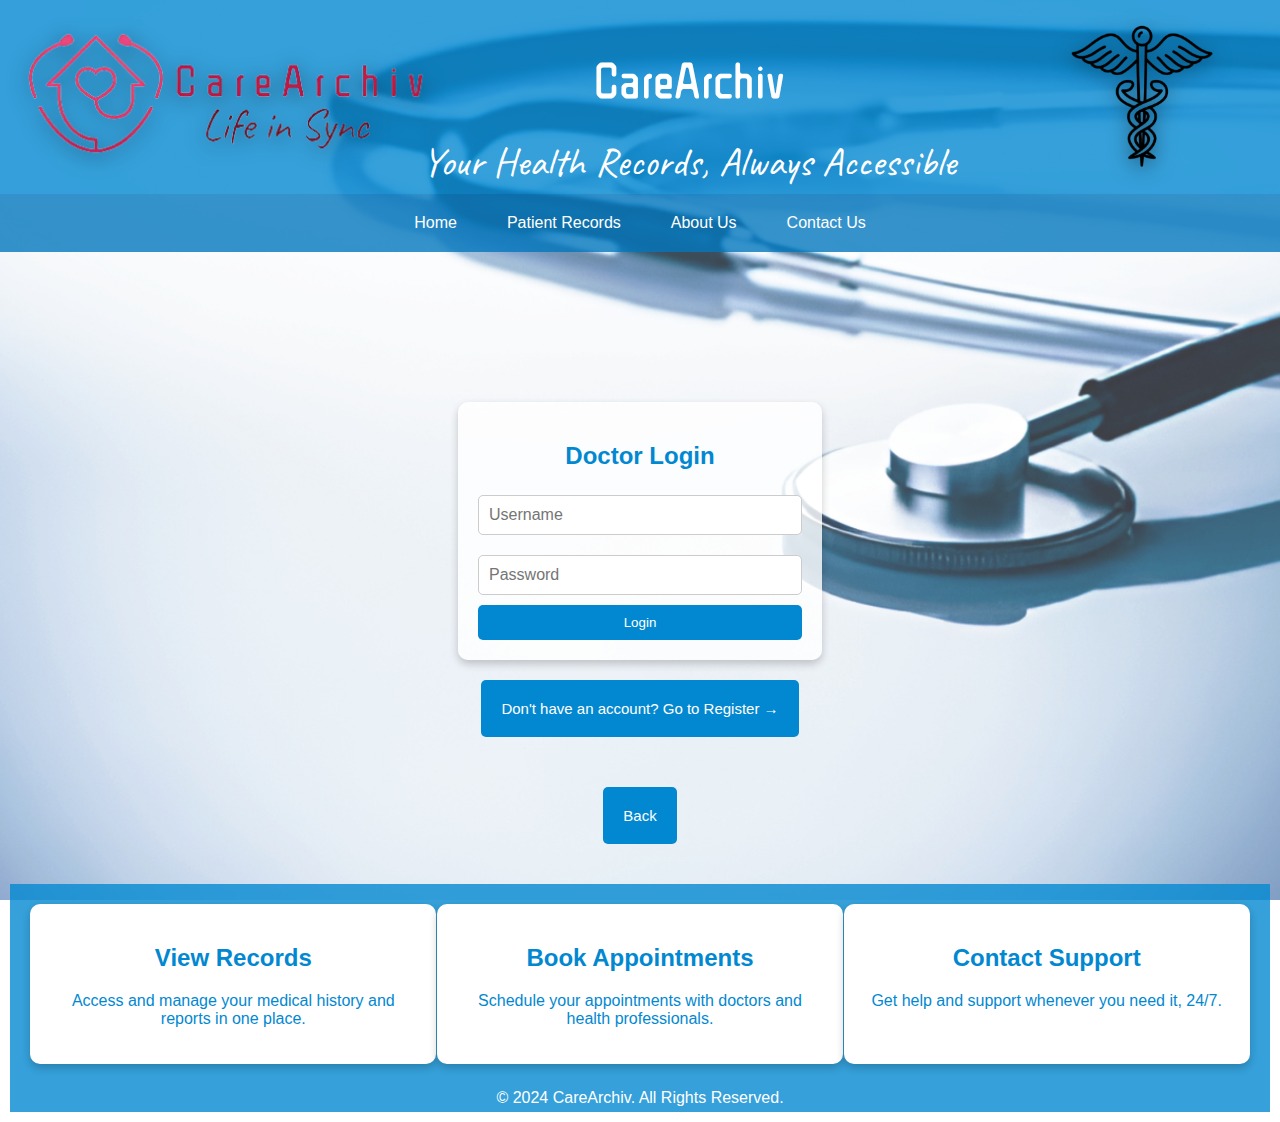
<file: doctorlogin.html>
<!DOCTYPE html>
<html lang="en">
<head>
    <meta charset="UTF-8">
    <meta name="viewport" content="width=device-width, initial-scale=1.0">
    <title>CareArchiv | Login</title>
    <link rel="icon" href="icon.png" type="image/icon type">
    <link rel="stylesheet" href="styles.css">
    <link rel="preconnect" href="https://fonts.googleapis.com">
    <link rel="preconnect" href="https://fonts.gstatic.com" crossorigin>
    <link href="https://fonts.googleapis.com/css2?family=Caveat:wght@400..700&family=ZCOOL+QingKe+HuangYou&display=swap" rel="stylesheet">
</head>
<body>

<header>
    <div>
        <img src = "ourlogo.png">
    </div>
    <div class = "left">
        <h1>CareArchiv</h1>
        <p>Your Health Records, Always Accessible</p>
    </div>
    <div>
        <img src = "snek.png">
    </div>
</header>

<nav>
    <a href="index.html">Home</a>
    <a href="#" id="patient-records-link">Patient Records</a>
    <a href="about.html">About Us</a>
    <a href="contact.html">Contact Us</a>
</nav>

<div class="login-container">
    <div class="login-box">
        <h2>Doctor Login</h2>
        <form action="otp.html" method="get">
            <input type="text" placeholder="Username" required>
            <input type="password" placeholder="Password" required>
            <button type="submit" onclick="simulatePatientLogin()">Login</button> <!-- Simulating login for testing -->
        </form>
    </div>
</div>
<div class  = "alreadyiruku">
    <button type="button" onclick="window.location.href='doctorregister.html'" >Don't have an account? Go to Register →</button>
    
</div>
<div class = "back-button2">
    <button type="button" onclick="window.location.href='index.html'" >Back</button>

<div class="content2">
    <div class="box2 view-records">
        <h2>View Records</h2>
        <p>Access and manage your medical history and reports in one place.</p>
    </div>
    <div class="box2 book-appointments">
        <h2>Book Appointments</h2>
        <p>Schedule your appointments with doctors and health professionals.</p>
    </div>
    <div class="box2 contact-support">
        <h2>Contact Support</h2>
        <p>Get help and support whenever you need it, 24/7.</p>
    </div>
</div>

<footer>
    <p>&copy; 2024 CareArchiv. All Rights Reserved.</p>
</footer>

<script src="script.js"></script>
</body>
</html>
</file>
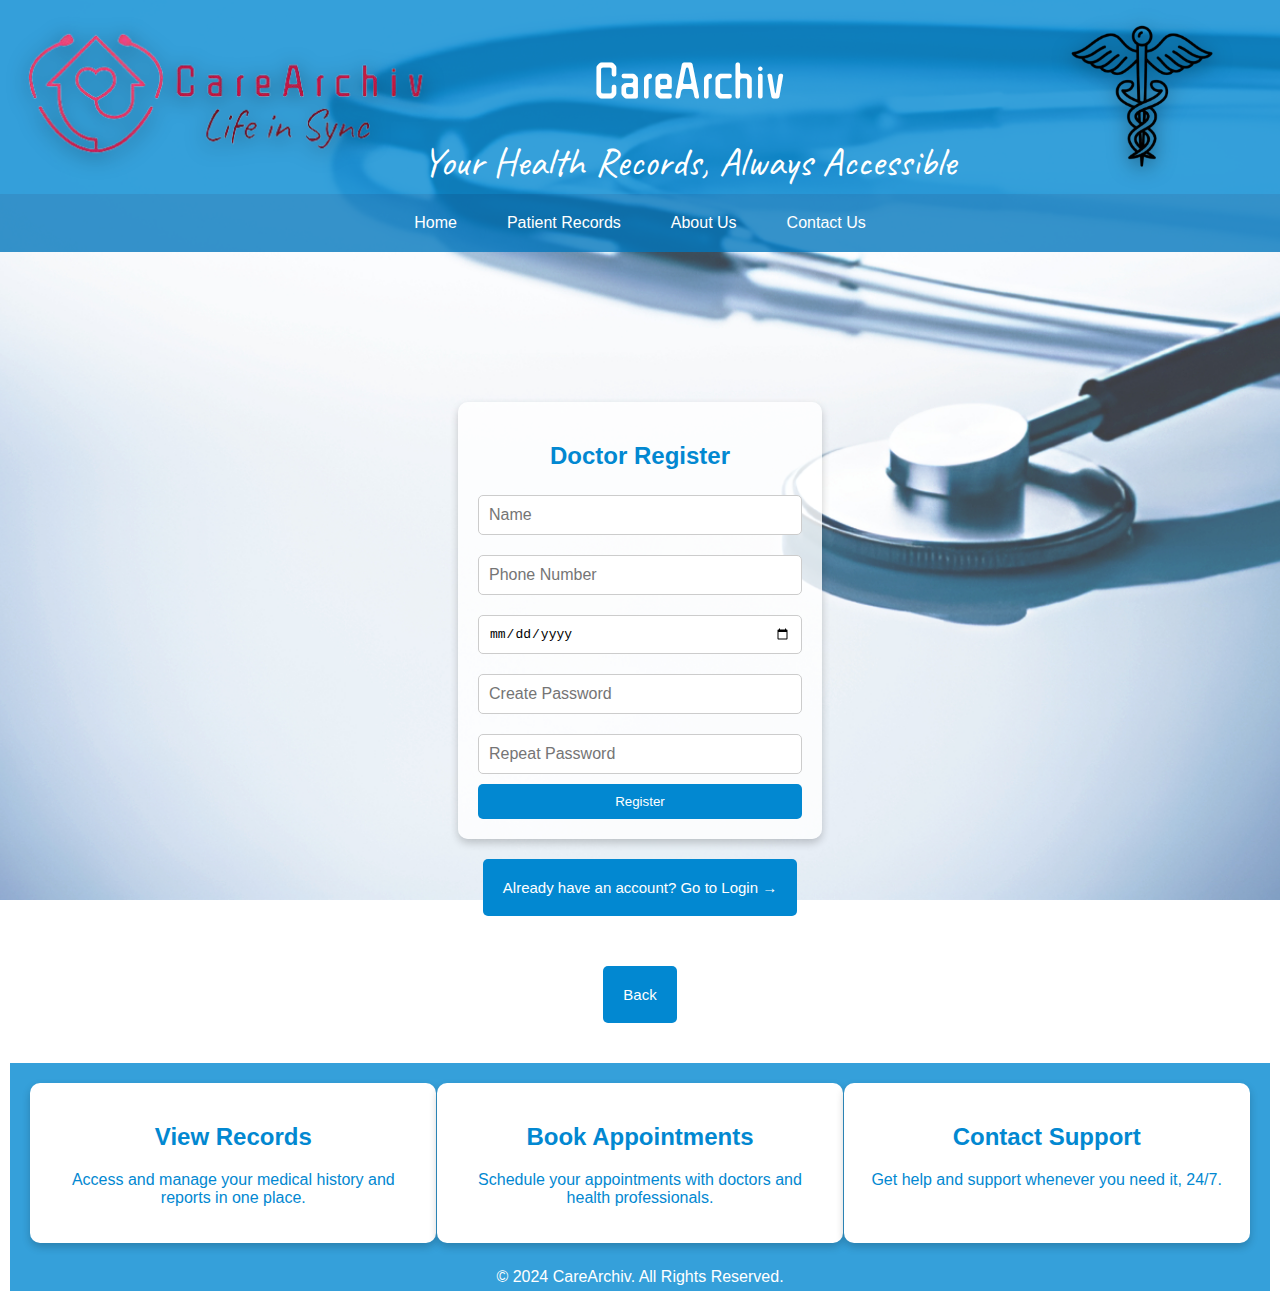
<file: doctorregister.html>
<!DOCTYPE html>
<html lang="en">
<head>
    <meta charset="UTF-8">
    <meta name="viewport" content="width=device-width, initial-scale=1.0">
    <title>CareArchiv | Register</title>
    <link rel="icon" href="icon.png" type="image/icon type">
    <link rel="stylesheet" href="styles.css">
    <link rel="preconnect" href="https://fonts.googleapis.com">
    <link rel="preconnect" href="https://fonts.gstatic.com" crossorigin>
    <link href="https://fonts.googleapis.com/css2?family=Caveat:wght@400..700&family=ZCOOL+QingKe+HuangYou&display=swap" rel="stylesheet">
</head>
<body>

<header>
    <div>
        <img src = "ourlogo.png">
    </div>
    <div class = "left">
        <h1>CareArchiv</h1>
        <p>Your Health Records, Always Accessible</p>
    </div>
    <div>
        <img src = "snek.png">
    </div>
</header>

<nav>
    <a href="index.html">Home</a>
    <a href="#" id="patient-records-link">Patient Records</a>
    <a href="about.html">About Us</a>
    <a href="contact.html">Contact Us</a>
</nav>

<div class="login-container">
    <div class="register-box">
        <h2>Doctor Register</h2>
        <form action="otp.html" method="get">
            <input type="text" placeholder="Name" required>
            <input type="number" placeholder="Phone Number" required>
            <input type="date" placeholder="Date of Birth" required>
            <input type="password" placeholder="Create Password" required>
            <input type="text" placeholder="Repeat Password" required>
            <button type="submit" onclick="simulatePatientLogin()">Register</button> <!-- Simulating login for testing -->
        </form>
    </div>
</div>
<div class  = "alreadyiruku">
    <button type="button" onclick="window.location.href='doctorlogin.html'" >Already have an account? Go to Login →</button>
    
</div>
<div class = "back-button2">
    <button type="button" onclick="window.location.href='index.html'" >Back</button>

<div class="content2">
    <div class="box2 view-records">
        <h2>View Records</h2>
        <p>Access and manage your medical history and reports in one place.</p>
    </div>
    <div class="box2 book-appointments">
        <h2>Book Appointments</h2>
        <p>Schedule your appointments with doctors and health professionals.</p>
    </div>
    <div class="box2 contact-support">
        <h2>Contact Support</h2>
        <p>Get help and support whenever you need it, 24/7.</p>
    </div>
</div>

<footer>
    <p>&copy; 2024 CareArchiv. All Rights Reserved.</p>
</footer>

<script src="script.js"></script>
</body>
</html>
</file>
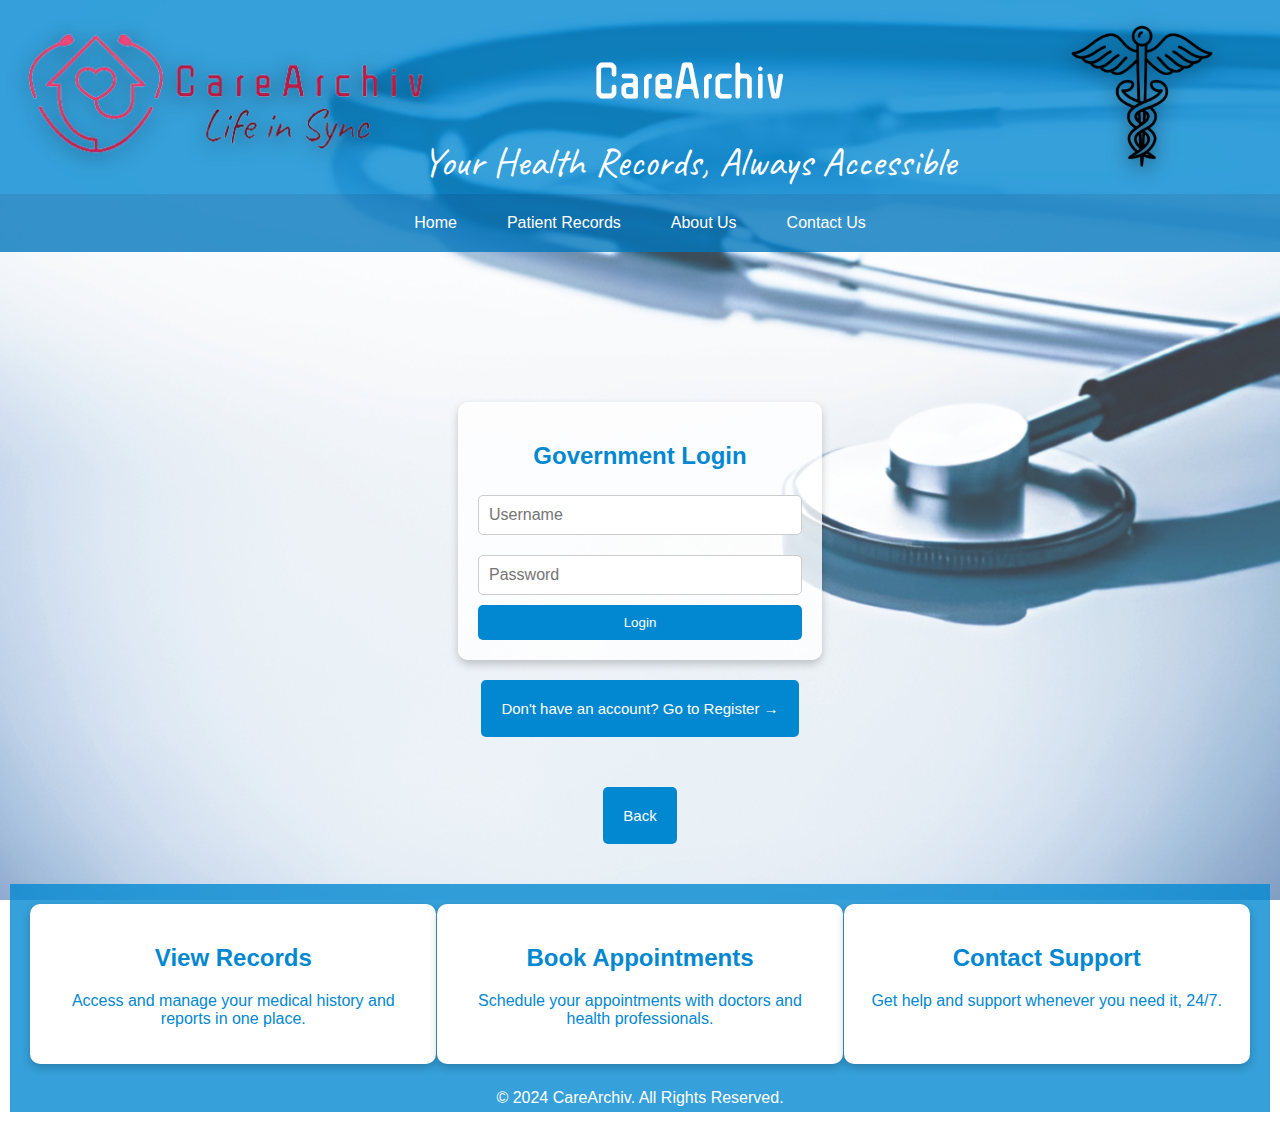
<file: govtlogin.html>
<!DOCTYPE html>
<html lang="en">
<head>
    <meta charset="UTF-8">
    <meta name="viewport" content="width=device-width, initial-scale=1.0">
    <title>CareArchiv | Login</title>
    <link rel="icon" href="icon.png" type="image/icon type">
    <link rel="stylesheet" href="styles.css">
    <link rel="preconnect" href="https://fonts.googleapis.com">
    <link rel="preconnect" href="https://fonts.gstatic.com" crossorigin>
    <link href="https://fonts.googleapis.com/css2?family=Caveat:wght@400..700&family=ZCOOL+QingKe+HuangYou&display=swap" rel="stylesheet">
</head>
<body>

<header>
    <div>
        <img src = "ourlogo.png">
    </div>
    <div class = "left">
        <h1>CareArchiv</h1>
        <p>Your Health Records, Always Accessible</p>
    </div>
    <div>
        <img src = "snek.png">
    </div>
</header>

<nav>
    <a href="index.html">Home</a>
    <a href="#" id="patient-records-link">Patient Records</a>
    <a href="about.html">About Us</a>
    <a href="contact.html">Contact Us</a>
</nav>

<div class="login-container">
    <div class="login-box">
        <h2>Government Login</h2>
        <form action="otp.html" method="get">
            <input type="text" placeholder="Username" required>
            <input type="password" placeholder="Password" required>
            <button type="submit" onclick="simulatePatientLogin()">Login</button> <!-- Simulating login for testing -->
        </form>
    </div>
</div>
<div class  = "alreadyiruku">
    <button type="button" onclick="window.location.href='govtregister.html'" >Don't have an account? Go to Register →</button>
    
</div>
<div class = "back-button2">
    <button type="button" onclick="window.location.href='index.html'" >Back</button>

<div class="content2">
    <div class="box2 view-records">
        <h2>View Records</h2>
        <p>Access and manage your medical history and reports in one place.</p>
    </div>
    <div class="box2 book-appointments">
        <h2>Book Appointments</h2>
        <p>Schedule your appointments with doctors and health professionals.</p>
    </div>
    <div class="box2 contact-support">
        <h2>Contact Support</h2>
        <p>Get help and support whenever you need it, 24/7.</p>
    </div>
</div>

<footer>
    <p>&copy; 2024 CareArchiv. All Rights Reserved.</p>
</footer>

<script src="script.js"></script>
</body>
</html>
</file>
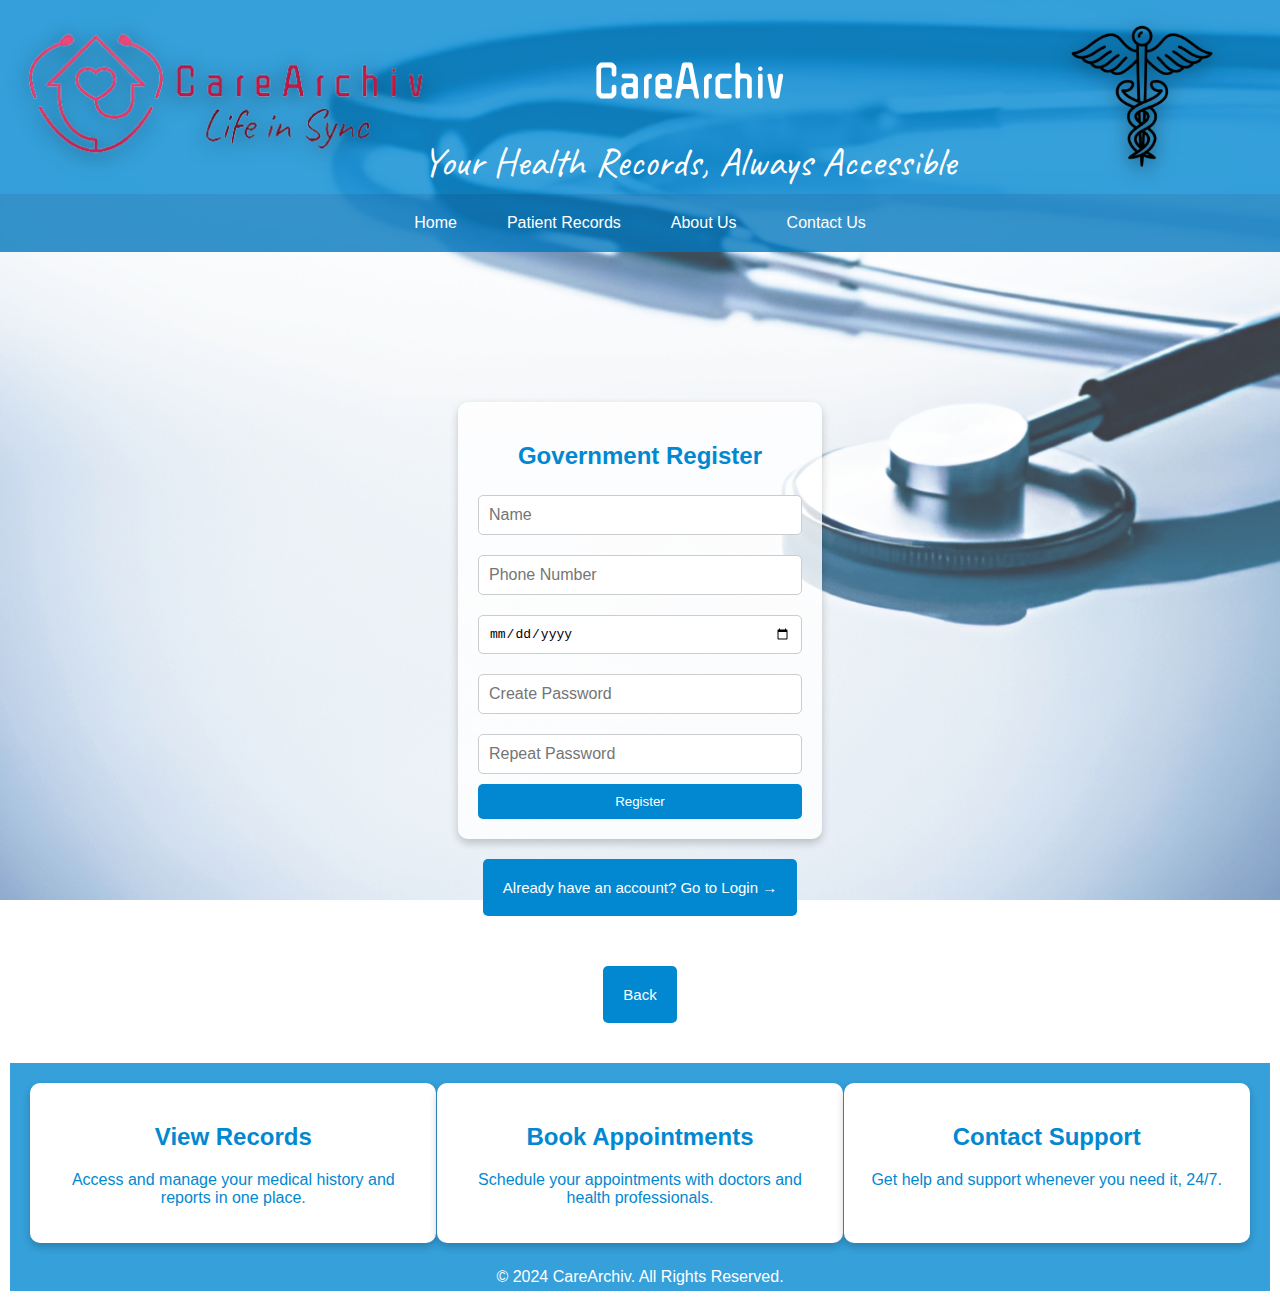
<file: govtregister.html>
<!DOCTYPE html>
<html lang="en">
<head>
    <meta charset="UTF-8">
    <meta name="viewport" content="width=device-width, initial-scale=1.0">
    <title>CareArchiv | Register</title>
    <link rel="icon" href="icon.png" type="image/icon type">
    <link rel="stylesheet" href="styles.css">
    <link rel="preconnect" href="https://fonts.googleapis.com">
    <link rel="preconnect" href="https://fonts.gstatic.com" crossorigin>
    <link href="https://fonts.googleapis.com/css2?family=Caveat:wght@400..700&family=ZCOOL+QingKe+HuangYou&display=swap" rel="stylesheet">
</head>
<body>

<header>
    <div>
        <img src = "ourlogo.png">
    </div>
    <div class = "left">
        <h1>CareArchiv</h1>
        <p>Your Health Records, Always Accessible</p>
    </div>
    <div>
        <img src = "snek.png">
    </div>
</header>
<nav>
    <a href="index.html">Home</a>
    <a href="#" id="patient-records-link">Patient Records</a>
    <a href="about.html">About Us</a>
    <a href="contact.html">Contact Us</a>
</nav>

<div class="login-container">
    <div class="register-box">
        <h2>Government Register</h2>
        <form action="otp.html" method="get">
            <input type="text" placeholder="Name" required>
            <input type="number" placeholder="Phone Number" required>
            <input type="date" placeholder="Date of Birth" required>
            <input type="password" placeholder="Create Password" required>
            <input type="text" placeholder="Repeat Password" required>
            <button type="submit" onclick="simulatePatientLogin()">Register</button> <!-- Simulating login for testing -->
        </form>
    </div>
</div>
<div class  = "alreadyiruku">
    <button type="button" onclick="window.location.href='govtlogin.html'" >Already have an account? Go to Login →</button>
    
</div>
<div class = "back-button2">
    <button type="button" onclick="window.location.href='index.html'" >Back</button>

<div class="content2">
    <div class="box2 view-records">
        <h2>View Records</h2>
        <p>Access and manage your medical history and reports in one place.</p>
    </div>
    <div class="box2 book-appointments">
        <h2>Book Appointments</h2>
        <p>Schedule your appointments with doctors and health professionals.</p>
    </div>
    <div class="box2 contact-support">
        <h2>Contact Support</h2>
        <p>Get help and support whenever you need it, 24/7.</p>
    </div>
</div>

<footer>
    <p>&copy; 2024 CareArchiv. All Rights Reserved.</p>
</footer>

<script src="script.js"></script>
</body>
</html>
</file>
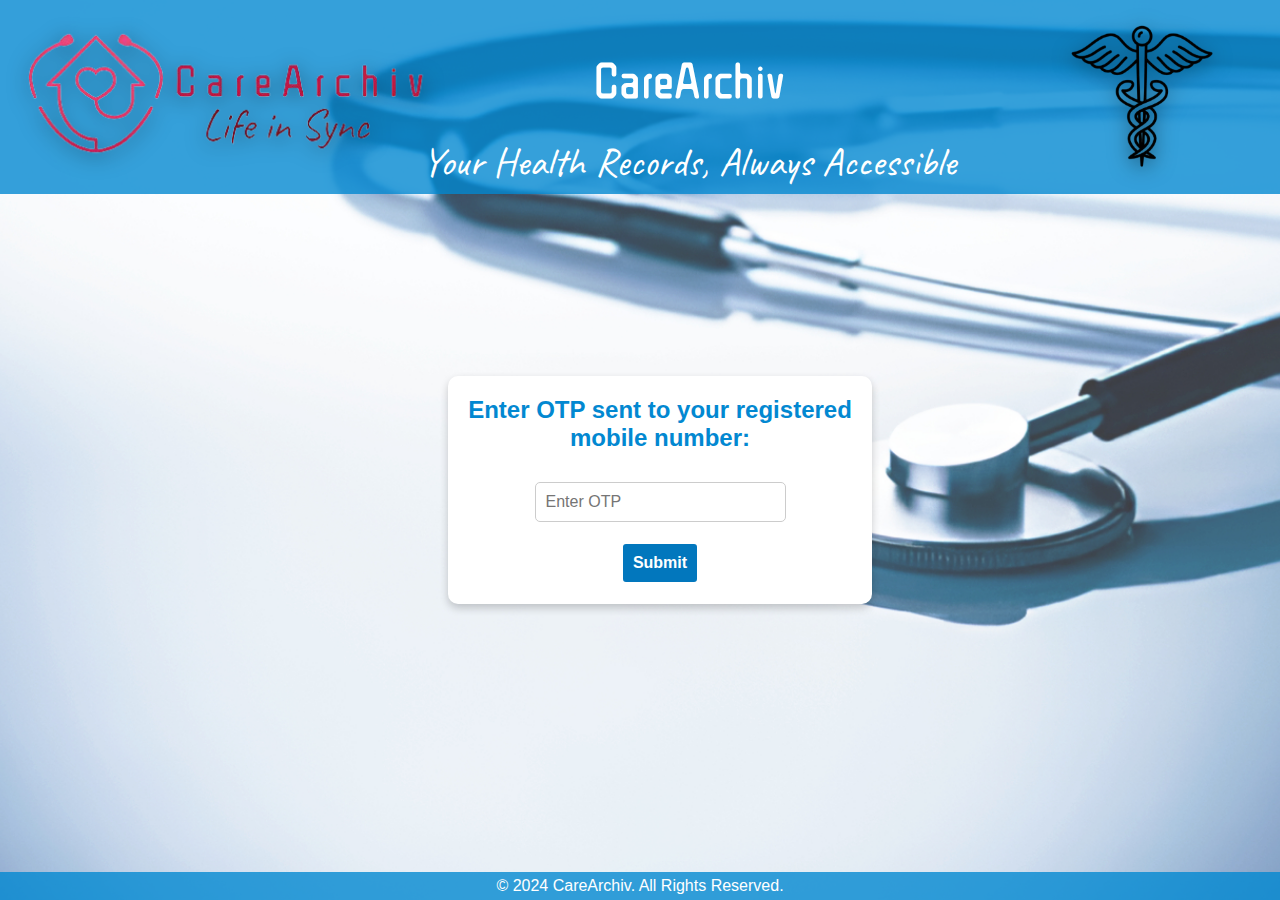
<file: otp.html>
<!DOCTYPE html>
<html lang="en">
<head>
    <meta charset="UTF-8">
    <meta name="viewport" content="width=device-width, initial-scale=1.0">
    <title>CareArchiv | OTP</title>
    <link rel="icon" href="icon.png" type="image/icon type">
    <link rel="stylesheet" href="styles.css">
    <link rel="preconnect" href="https://fonts.googleapis.com">
    <link rel="preconnect" href="https://fonts.gstatic.com" crossorigin>
    <link href="https://fonts.googleapis.com/css2?family=Caveat:wght@400..700&family=ZCOOL+QingKe+HuangYou&display=swap" rel="stylesheet">
</head>
<body class="otp-page">
    <header>
        <div>
            <img src = "ourlogo.png">
        </div>
        <div class = "left">
            <h1>CareArchiv</h1>
            <p>Your Health Records, Always Accessible</p>
        </div>
        <div>
            <img src = "snek.png">
        </div>
    </header>

    <div class="content otp-container">
        <div class="box otp-box">
            <div class="inner-box">
                <div class="header">
                    <span id="otp" class="active">Enter OTP sent to your registered mobile number:</span>
                </div>
                <form id="otp-form" action="display.html" method="get">
                    <input type="password" placeholder="Enter OTP" inputmode="numeric" required/>
                    <button class="action-button" type="submit">Submit</button>
                </form>
            </div>
        </div>
    </div>

    <footer>
        <p>&copy; 2024 CareArchiv. All Rights Reserved.</p>
    </footer>

    <script src="script.js"></script>
</body>
</html>
</file>
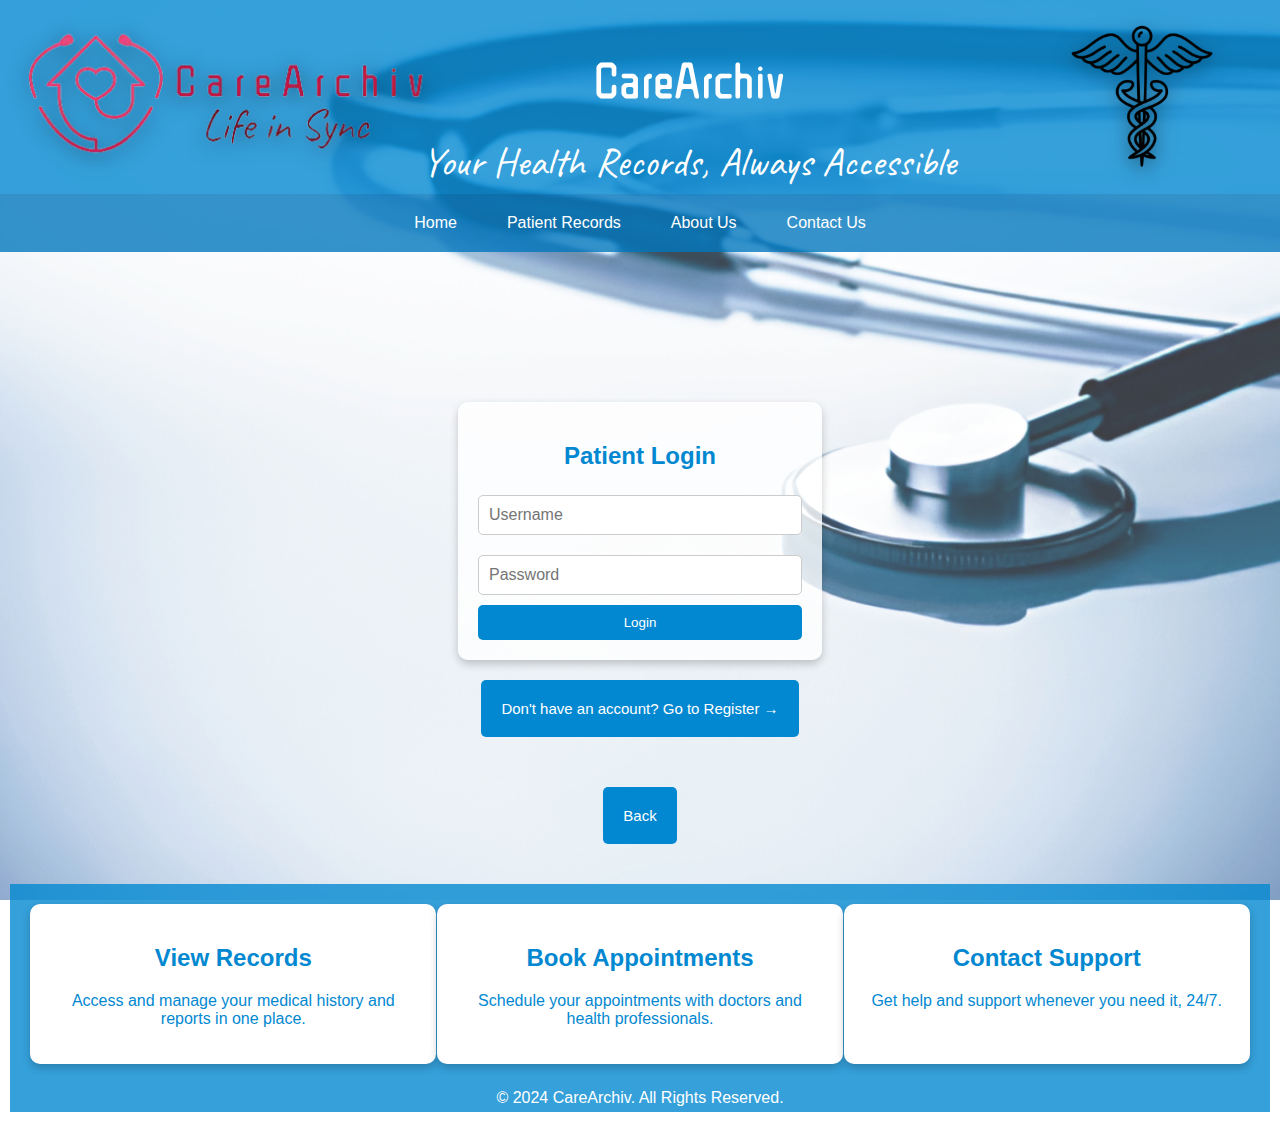
<file: patientlogin.html>
<!DOCTYPE html>
<html lang="en">
<head>
    <meta charset="UTF-8">
    <meta name="viewport" content="width=device-width, initial-scale=1.0">
    <title>CareArchiv | Login</title>
    <link rel="icon" href="icon.png" type="image/icon type">
    <link rel="stylesheet" href="styles.css">
    <link rel="preconnect" href="https://fonts.googleapis.com">
    <link rel="preconnect" href="https://fonts.gstatic.com" crossorigin>
    <link href="https://fonts.googleapis.com/css2?family=Caveat:wght@400..700&family=ZCOOL+QingKe+HuangYou&display=swap" rel="stylesheet">
</head>
<body>

<header>
    <div>
        <img src = "ourlogo.png">
    </div>
    <div class = "left">
        <h1>CareArchiv</h1>
        <p>Your Health Records, Always Accessible</p>
    </div>
    <div>
        <img src = "snek.png">
    </div>
</header>
<nav>
    <a href="index.html">Home</a>
    <a href="#" id="patient-records-link">Patient Records</a>
    <a href="about.html">About Us</a>
    <a href="contact.html">Contact Us</a>
</nav>

<div class="login-container">
    <div class="login-box">
        <h2>Patient Login</h2>
        <form action="otp.html" method="get">
            <input type="text" placeholder="Username" required>
            <input type="password" placeholder="Password" required>
            <button type="submit" onclick="simulatePatientLogin()">Login</button> <!-- Simulating login for testing -->
        </form>
    </div>
</div>
<div class  = "alreadyiruku">
    <button type="button" onclick="window.location.href='patientregister.html'" >Don't have an account? Go to Register →</button>
    
</div>
<div class = "back-button2">
    <button type="button" onclick="window.location.href='index.html'" >Back</button>

<div class="content2">
    <div class="box2 view-records">
        <h2>View Records</h2>
        <p>Access and manage your medical history and reports in one place.</p>
    </div>
    <div class="box2 book-appointments">
        <h2>Book Appointments</h2>
        <p>Schedule your appointments with doctors and health professionals.</p>
    </div>
    <div class="box2 contact-support">
        <h2>Contact Support</h2>
        <p>Get help and support whenever you need it, 24/7.</p>
    </div>
</div>

<footer>
    <p>&copy; 2024 CareArchiv. All Rights Reserved.</p>
</footer>

<script src="script.js"></script>
</body>
</html>
</file>
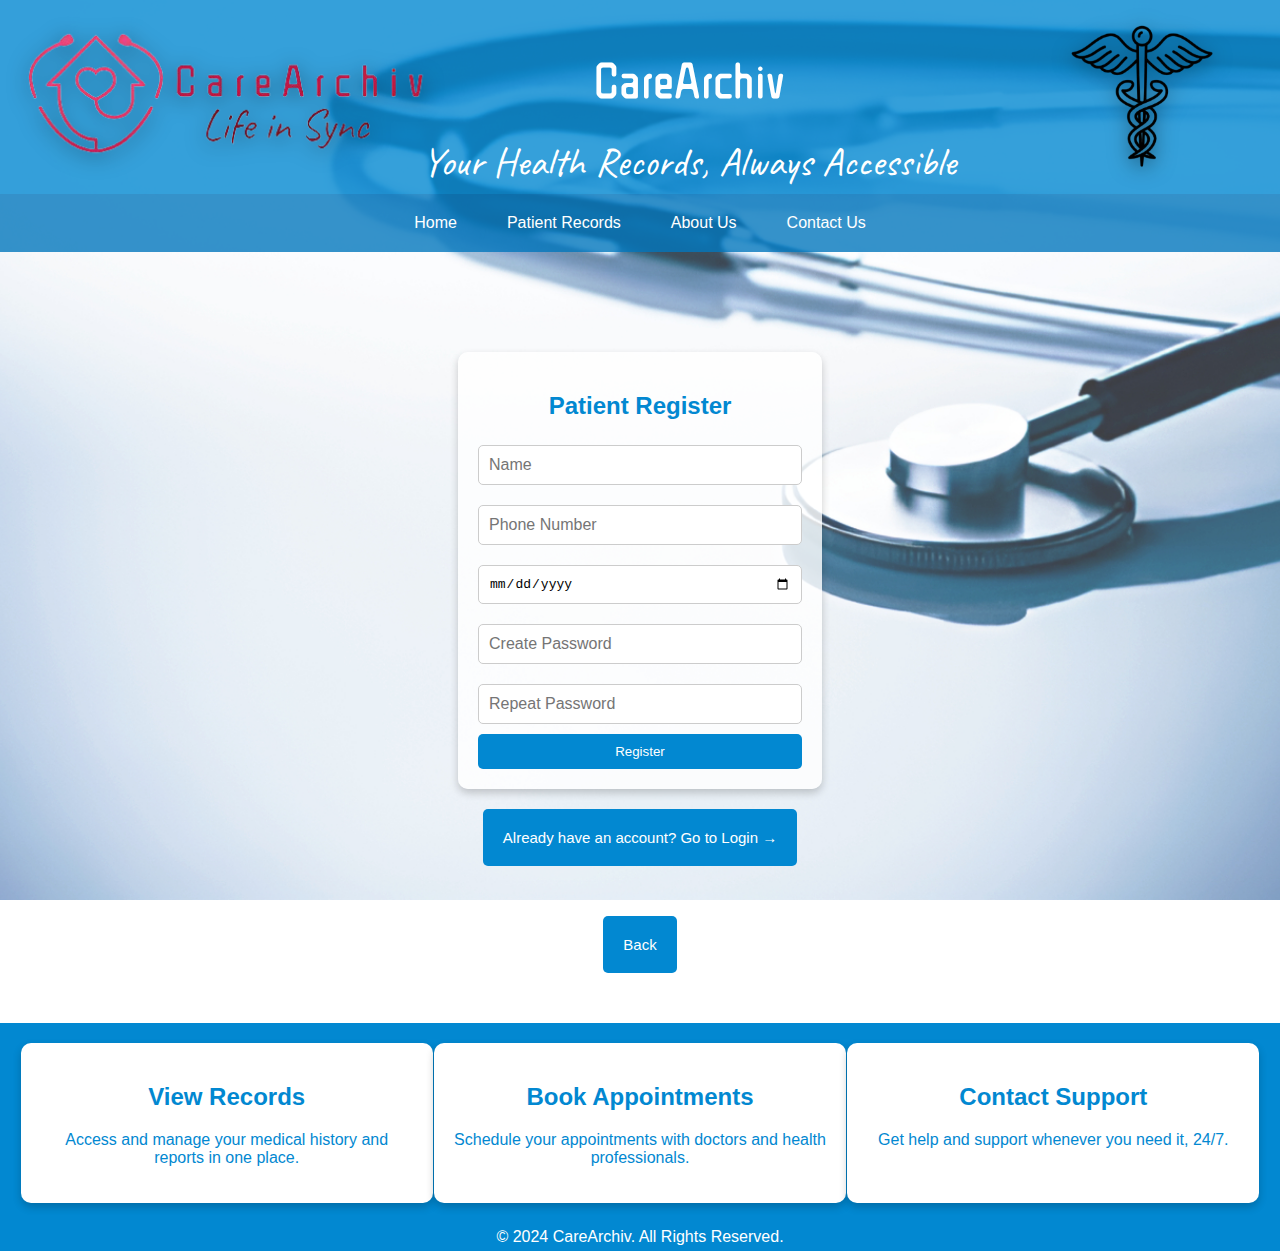
<file: patientregister.html>
<!DOCTYPE html>
<html lang="en">
<head>
    <meta charset="UTF-8">
    <meta name="viewport" content="width=device-width, initial-scale=1.0">
    <title>CareArchiv | Register</title>
    <link rel="icon" href="icon.png" type="image/icon type">
    <link rel="stylesheet" href="styles.css">
    <link rel="preconnect" href="https://fonts.googleapis.com">
    <link rel="preconnect" href="https://fonts.gstatic.com" crossorigin>
    <link href="https://fonts.googleapis.com/css2?family=Caveat:wght@400..700&family=ZCOOL+QingKe+HuangYou&display=swap" rel="stylesheet">
</head>
<body>

<header>
    <div>
        <img src = "ourlogo.png">
    </div>
    <div class = "left">
        <h1>CareArchiv</h1>
        <p>Your Health Records, Always Accessible</p>
    </div>
    <div>
        <img src = "snek.png">
    </div>
</header>

<nav>
    <a href="index.html">Home</a>
    <a href="#" id="patient-records-link">Patient Records</a>
    <a href="about.html">About Us</a>
    <a href="contact.html">Contact Us</a>
</nav>

<div class="register-container">
    <div class="register-box">
        <h2>Patient Register</h2>
        <form action="otp.html" method="get">
            <input type="text" placeholder="Name" required>
            <input type="number" placeholder="Phone Number" required>
            <input type="date" placeholder="Date of Birth" required>
            <input type="password" placeholder="Create Password" required>
            <input type="text" placeholder="Repeat Password" required>
            <button type="submit" onclick="simulatePatientLogin()">Register</button>
             <!-- Simulating login for testing -->
        </form>
    </div>
</div>
<div class  = "alreadyiruku">
    <button type="button" onclick="window.location.href='patientlogin.html'" >Already have an account? Go to Login →</button>
    
</div>
<div class = "back-button2">
    <button type="button" onclick="window.location.href='index.html'" >Back</button>
</div>
<div class = "chikichiki">
    <div class="content2">
        <div class="box2 view-records">
            <h2>View Records</h2>
            <p>Access and manage your medical history and reports in one place.</p>
        </div>
        <div class="box2 book-appointments">
            <h2>Book Appointments</h2>
            <p>Schedule your appointments with doctors and health professionals.</p>
        </div>
        <div class="box2 contact-support">
            <h2>Contact Support</h2>
            <p>Get help and support whenever you need it, 24/7.</p>
        </div>
    </div>

    <footer>
        <p>&copy; 2024 CareArchiv. All Rights Reserved.</p>
    </footer>
</div>
<script src="script.js"></script>
</body>
</html>
</file>
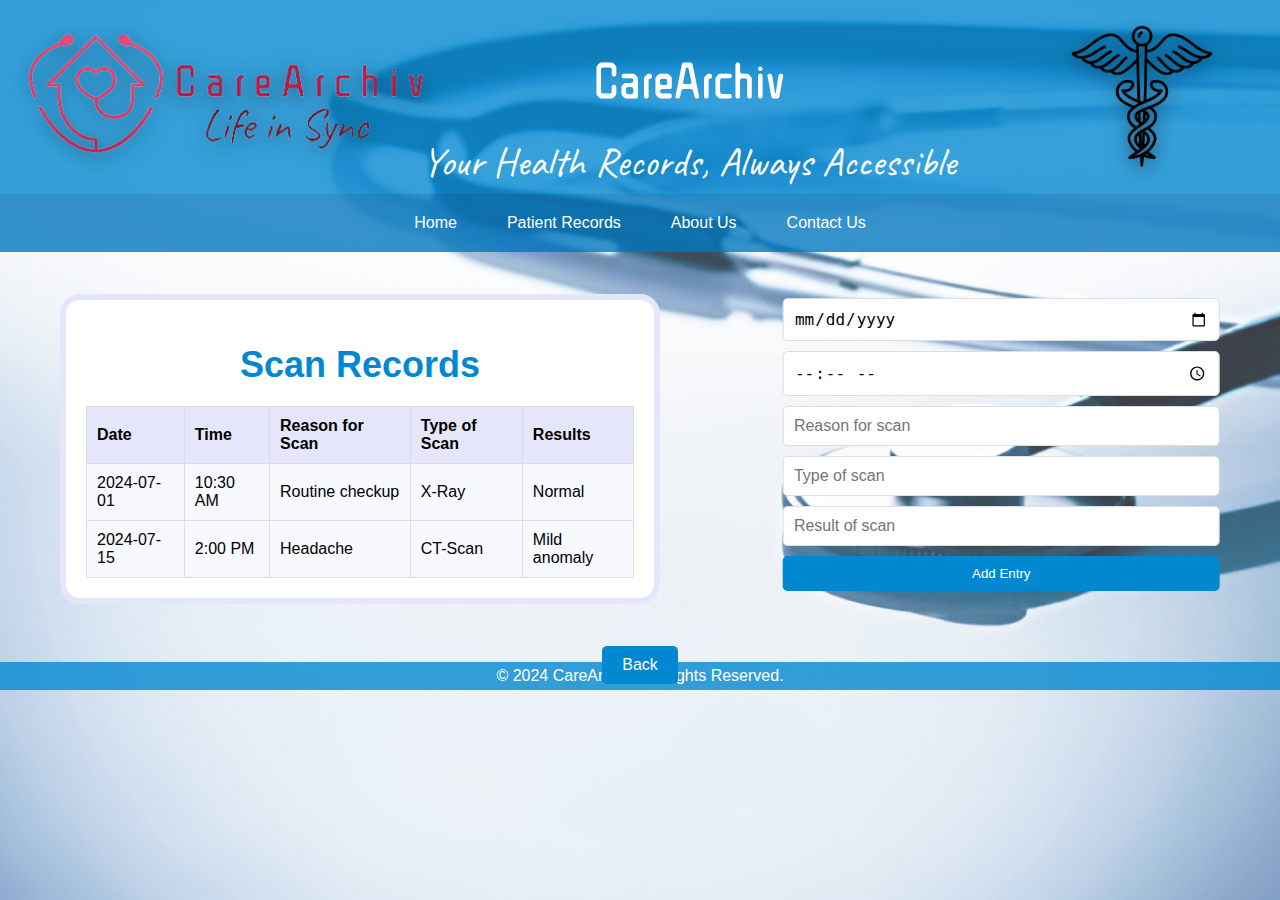
<file: scan.html>
<!DOCTYPE html>
<html lang="en">
<head>
    <meta charset="UTF-8">
    <meta name="viewport" content="width=device-width, initial-scale=1.0">
    <title>CareArchiv | Scan Records</title>
    <link rel="icon" href="icon.png" type="image/icon type">
    <link rel="stylesheet" href="styles.css">
    <link rel="preconnect" href="https://fonts.googleapis.com">
    <link rel="preconnect" href="https://fonts.gstatic.com" crossorigin>
    <link href="https://fonts.googleapis.com/css2?family=Caveat:wght@400..700&family=ZCOOL+QingKe+HuangYou&display=swap" rel="stylesheet">
</head>
<body>
    <header>
        <div>
            <img src = "ourlogo.png">
        </div>
        <div class = "left">
            <h1>CareArchiv</h1>
            <p>Your Health Records, Always Accessible</p>
        </div>
        <div>
            <img src = "snek.png">
        </div>
    </header>

    <nav>
        <a href="index.html">Home</a>
        <a href="display.html">Patient Records</a>
        <a href="about.html">About Us</a>
        <a href="contact.html">Contact Us</a>
    </nav>
<div class = "details-page">
    <div class="rectangle">
        <div class="inner-rectangle">
            <h1 class="title">Scan Records</h1>
            <table id="medical-records-table">
                <thead>
                    <tr>
                        <th>Date</th>
                        <th>Time</th>
                        <th>Reason for Scan</th>
                        <th>Type of Scan</th>
                        <th>Results</th>
                    </tr>
                </thead>
                <tbody>
                    <tr>
                        <td>2024-07-01</td>
                        <td>10:30 AM</td>
                        <td>Routine checkup</td>
                        <td>X-Ray</td>
                        <td>Normal</td>
                    </tr>
                    <tr>
                        <td>2024-07-15</td>
                        <td>2:00 PM</td>
                        <td>Headache</td>
                        <td>CT-Scan</td>
                        <td>Mild anomaly</td>
                    </tr>
                    <!-- Add more rows as needed -->
                </tbody>
            </table>
        </div>
        <form class="add-entry-form" id="add-entry-form">
            <input type="date" id="date" required>
            <input type="time" id="time" required>
            <input type="text" id="place" placeholder="Reason for scan" required>
            <input type="text" id="diagnosis" placeholder="Type of scan" required>
            <input type="text" id="medicines" placeholder="Result of scan" required>
            <button type="submit">Add Entry</button>
        </form>
    </div> 
</div>
<div class = "dontoverlay2">   
    <button class="back-button" onclick="window.location.href='display.html'; return false;">Back</button>
</div> 
    <footer id = "footer2">
        <p>&copy; 2024 CareArchiv. All Rights Reserved.</p>
    </footer>
    <script>
        function convertTo12HourFormat(time) {
            const [hour, minute] = time.split(':');
            const ampm = hour >= 12 ? 'PM' : 'AM';
            const adjustedHour = hour % 12 || 12;
            return `${adjustedHour}:${minute} ${ampm}`;
        }

        document.getElementById('add-entry-form').addEventListener('submit', function(e) {
            e.preventDefault();
            var date = document.getElementById('date').value;
            var time = convertTo12HourFormat(document.getElementById('time').value);
            var place = document.getElementById('place').value;
            var diagnosis = document.getElementById('diagnosis').value;
            var medicines = document.getElementById('medicines').value;

            var table = document.getElementById('medical-records-table').getElementsByTagName('tbody')[0];
            var newRow = table.insertRow();

            newRow.insertCell(0).innerHTML = date;
            newRow.insertCell(1).innerHTML = time;
            newRow.insertCell(2).innerHTML = place;
            newRow.insertCell(3).innerHTML = diagnosis;
            newRow.insertCell(4).innerHTML = medicines;

            document.getElementById('add-entry-form').reset();

         
        });
    </script>
</body>
</html>
</file>
<file: styles.css>
/* Gloginobal Styles */
body {
    font-family: Arial, sans-serif;
    margin: 0;
    padding: 0;
    background-color: #f4f4f4;
    background: url('image.jpg') no-repeat center center fixed;
    background-size: cover;
    display: flex;
    flex-direction: column;
    min-height: 100vh; /* Ensure body takes full viewport height */
    
}
.chikichiki {
    background: #0288d1;
}
/* Header and Navigation Styles */
header {
    background-color: rgba(2, 136, 209, 0.8);
    color: white;
    padding: 20px;
    text-align: center;
    overflow: hidden;
    display: flex;
    flex-direction: row;
    justify-content: space-between;
    position: relative;
}
/* styles.css */
#overlay {
    position: fixed;
    top: 0;
    left: 0;
    width: 100%;
    height: 100%;
    background-color: rgba(255, 255, 255, 0.7); /* 50% transparent white */
    z-index: 1000; /* Ensure it covers everything else */
    opacity: 1;
    transition: opacity 2s ease-out; /* Smooth fade out */
    
    /* Flexbox properties for centering */
    display: flex;
    justify-content: center;
    align-items: center;
}

#overlay-logo {
    max-width: 1000px; /* Adjust the size as needed */
    max-height: 1000px;
}

header img {
    
    filter: drop-shadow(0px 4px 10px rgba(0, 0, 0, 0.5));
    height: 150px;
    width: auto;
    margin-right: 20px;
    margin-left: auto;
}
  
.left {
    left: 33%;
    text-align: center;
    position: absolute;
}
header h1 {
    font-family: "ZCOOL QingKe HuangYou", sans-serif;
    font-style: normal;
    font-weight: 400;
    font-size: 50px;
    
}
header p {
    font-family: "Caveat", cursive;
    font-optical-sizing: auto;
    font-weight: 400;
    font-style: normal;
    font-size: 40px;
    margin: 0;
    
}
nav {
    display: flex;
    justify-content: center;
    background-color: rgba(2, 119, 189, 0.8);
    padding: 10px;
    width: auto;
    overflow: hidden;
}

nav a {
    color: white;
    text-decoration: none;
    margin: 0 15px;
    padding: 10px;
    transition: background-color 0.3s;
}

nav a:hover {
    background-color: rgba(1, 87, 155, 0.8);
    border-radius: 5px;
}
.dontoverlay {
    text-align: center;
    transform: translateY(325%);
}
.dontoverlay2 {
    text-align: center;
    transform: translateY(300%);
}

/* Login Container and Box Styles */
.login-container {
    display: flex;
    justify-content: space-around;
    margin: 150px 100px 20px 100px;
}
.register-container {
    display: flex;
    justify-content: space-around;
    
    margin: 100px 100px 20px 100px;
}

.login-box {
    background-color: rgba(255, 255, 255, 0.8);
    padding: 20px;
    width: 30%;
    box-shadow: 0 4px 8px rgba(0, 0, 0, 0.2);
    text-align: center;
    border-radius: 10px;
}

.login-box h2 {
    color: #0288d1;
    margin-bottom: 15px;
}
.register-box h2 {
    color: #0288d1;
    margin-bottom: 15px;
}

.login-box form {
    display: flex;
    flex-direction: column;
}
.register-box form {
    display: flex;
    flex-direction: column;
}

.login-box input {
    margin: 10px 0;
    padding: 10px;
    font-size: 1em;
    border: 1px solid #ccc;
    border-radius: 5px;
    
    
}
.register-box {
    background-color: rgba(255, 255, 255, 0.8);
    padding: 20px;
    width: 30%;
    box-shadow: 0 4px 8px rgba(0, 0, 0, 0.2);
    text-align: center;
    border-radius: 10px;
}
.register-box input {
    margin: 10px 0;
    padding: 10px;
    font-size: 1em;
    border: 1px solid #ccc;
    border-radius: 5px;
}
.register-box button {
    padding: 10px;
    background-color: #0288d1;
    color: white;
    border: none;
    border-radius: 5px;
    cursor: pointer;
}

.login-box button {
    padding: 10px;
    background-color: #0288d1;
    color: white;
    border: none;
    border-radius: 5px;
    cursor: pointer;
    
}
.alreadyiruku {
    text-align: center;
}
.alreadyiruku button {
    padding: 20px;
    background-color: #0288d1;
    color: rgb(255, 255, 255);
    border: none;
    border-radius: 5px;
    cursor: pointer;
    font-size: 15px;
}
.back-button2 {
    text-align: center;
    padding: 10px;
}
.back-button2 button {
    margin: 40px 0px 40px 0px;
    padding: 20px;
    background-color: #0288d1;
    color: rgb(255, 255, 255);
    border: none;
    border-radius: 5px;
    cursor: pointer;
    margin-left: auto;
    font-size: 15px;
}
.back-button2 button:hover {
    background-color: #0277bd;
    color: white;
}
.alreadyiruku button:hover {
    background-color: #0277bd;
    color: white;
}

.login-box button:hover {
    background-color: #0277bd;
}
.register-box button:hover {
    background-color: #0277bd;
}
/* Content Box Styles */
.content {
    display: flex;
    justify-content: space-around;
    margin: 40px 20px;
}
.content2 {
    background-color: rgba(2, 136, 209, 0.8);
    display: flex;
    justify-content: space-around;
    width: 100%; /* Ensure full width */
    box-sizing: border-box; /* Include padding and border in the element’s total width and height */
    margin: 0; /* Reset margins */
    padding: 20px; /* Optional: adjust padding if needed */
}

/* Blue background for all content boxes */
.content .box {
    background-color: rgb(255, 255, 255);
    color: #0288d1;
    padding: 20px;
    width: 30%;
    box-shadow: 0 4px 8px rgba(0, 0, 0, 0.2);
    text-align: center;
    border-radius: 10px;
}
.content2 .box2 {
    background-color: rgb(255, 255, 255);
    color: #0288d1;
    padding: 20px;
    width: 30%;
    box-shadow: 0 4px 8px rgba(0, 0, 0, 0.2);
    text-align: center;
    border-radius: 10px;
}

.content .box h2 {
    color: #0288d1;
}
.content2 .box2 h2 {
    color: #0288d1;
}


.content .box p {
    color: #0288d1;
}
.content .box .actions .access-history-button {
    
    padding: 10px;
    background-color: #0288d1;
    color: white;
    border: none;
    border-radius: 5px;
    cursor: pointer;
    font-size: 1em;
    font-weight: bold;
    margin-top: 10px;
}
.content .box .actions .access-scan-button {
    
    padding: 10px;
    background-color: #0288d1;
    color: white;
    border: none;
    border-radius: 5px;
    cursor: pointer;
    font-size: 1em;
    font-weight: bold;
    margin-top: 10px;
}   
.content .box .actions button:hover {
    background-color: #0277bd;

}
.content2 .box2 p {
    color: #0288d1;
}

/* Footer Styles */
footer {
    background-color: rgba(2, 136, 209, 0.8);
    color: white;
    text-align: center;
    padding: 5px;
    margin-top: auto; /* Push footer to the bottom */
    width: auto;
}

footer p {
    margin: 0;
}

/* Additional Styles for OTP Page */
body.otp-page {
    overflow: hidden; /* Hide sbuttorollbar specifically for OTP page */
}

.otp-container {
    position: absolute;
    top: 50%;
    left: 50%;
    transform: translate(-50%, -50%);
    display: flex;
    justify-content: center;
    align-items: center;
    width: 100%;
    height: calc(100vh - 80px);
}

.otp-box {
    background-color: rgba(2, 119, 189, 0.8);
    padding: 20px;
    width: 100%;
    max-width: 400px;
    box-shadow: 0 4px 8px rgba(0, 0, 0, 0.2);
    text-align: center;
    border-radius: 10px;
}

.otp-box .inner-box {
    display: flex;
    flex-direction: column;
    justify-content: center;
    align-items: center;
    height: 100%;
}

.otp-box .header {
    margin-bottom: 20px;
}

#otp {
    color: white;
    font-weight: bold;
    font-size: 1.5em;
}

#otp.active {
    font-weight: bold;
    
    color: #0288d1;

}

#otp-form {
    display: flex;
    flex-direction: column;
    align-items: center;
}

#otp-form input {
    margin: 10px 0;
    padding: 10px;
    font-size: 1em;
    border: 1px solid #ccc;
    border-radius: 5px;
    width: 100%;
    max-width: 300px;
}

#otp-form button {
    padding: 10px;
    background-color: #0277bd;
    color: white;
    border: 2px solid white;
    border-radius: 5px;
    cursor: pointer;
    font-size: 1em;
    font-weight: bold;
    margin-top: 10px;
}

#otp-form button:hover {
    background-color: #01579b;
    border: 2px solid white;
}

/* Styles for Details Page Inner Rectangle */
body.details-page {
    overflow: hidden;
}
.details-page .inner-rectangle {
    width: 50%; /* Adjusted width to 50% */
    max-width: 600px;
    padding: 20px;
    box-sizing: border-box;
    overflow: auto;
    margin-bottom: 60px;
    position: absolute; 
    left: 0; /* Align to the left */
    top: 30%; /* Vertically center */
    transform: translateY(-50%); /* Adjust for centering vertically */
}


.details-page {
    position: relative;
    padding: 20px;
    width: 90%;
    
    
}

.details-page .rectangle {
    display: flex;
    justify-content: space-between;
    align-items: flex-start;
    padding: 20px;
    margin-top: 60px; /* Adjust for fixed navbar height */
    width: 100%; /* Ensure the container spans the full width */
    box-sizing: border-box; /* Include padding in the width */
    overflow: hidden;
}

.details-page .title {
    font-size: 36px;
    color: #0288d1;
    margin-bottom: 20px;
    font-weight: bold;
    text-align: center;
    width: 100%;
}

.details-page .inner-rectangle {
    background-color: white;
    border-radius: 20px;
    border: 6px solid #E6E6FA;
    width: 60%;
    max-width: 600px;
    padding: 20px;
    overflow: auto;
    margin-bottom: 60px;
    transform: translateX(10%);
}

.details-page table {
    width: 100%;
    border-collapse: collapse;
}

.details-page th, .details-page td {
    border: 1px solid #ddd;
    padding: 10px;
    text-align: left;
}

.details-page th {
    background-color: #E6E6FA;
    font-weight: bold;
}

.details-page td {
    background-color: #F8F8FF;
}


.details-page .add-entry-form {
    width: 40%; /* Increased width */
    display: flex;
    flex-direction: column;
    align-items: center;
    position: absolute;
    right: 0; /* Align to the right */
    top: 15%; /* Vertically center */
    
    padding: 20px; /* Add padding to increase the size */
    box-sizing: border-box;
    transform: translateX(10%);
}
.details-page .add-entry-form input,
.details-page .add-entry-form select {
    font-size: 16px;
}

.details-page .add-entry-form input,
.details-page .add-entry-form select,
.details-page .add-entry-form button {
    margin: 5px 0;
    padding: 10px;
    border-radius: 5px;
    border: 1px solid #ddd;
    width: 100%;
    box-sizing: border-box;
}

.details-page .add-entry-form button {
    background-color: #0288d1;
    color: white;
    cursor: pointer;
    border: none;
}

.details-page .back-button {
    background-color: #0288d1;
    color: white;
    border: none;
    border-radius: 5px;
    padding: 10px 20px;
    font-size: 16px;
    cursor: pointer;
    margin: 20px auto;
    margin-left: 52%;
    display: block;
    
    transform: translateY(800%);
    
}

.details-page footer {
    margin-top: auto;
    width: 100%;
    text-align: center;
}
.back-button {
    background-color: #0288d1;
    color: white;
    border: none;
    border-radius: 5px;
    padding: 10px 20px;
    font-size: 16px;
    cursor: pointer;
    margin: 20px auto;
    
    
    
}
/* Contact Page Styles */
.contact-page {
    display: flex;
    justify-content: center;
    align-items: center;
    flex-direction: column;
    padding: 20px;
}

.contact-page .inner-rectangle {
    background-color: rgba(255, 255, 255, 0.9); /* Slightly transparent white */
    border-radius: 20px;
    border: 6px solid #E6E6FA; /* Light purple border */
    width: 60%; /* Adjust as needed */
    max-width: 600px;
    padding: 20px;
    box-sizing: border-box;
}

.contact-page .title {
    font-size: 24px;
    color: #000000;
    margin-bottom: 20px;
    text-align: center;
}

.contact-page form {
    display: flex;
    flex-direction: column;
    align-items: center;
}

.contact-page input,
.contact-page textarea {
    margin: 10px 0;
    padding: 10px;
    font-size: 1em;
    border: 1px solid #ccc;
    border-radius: 5px;
    width: 100%;
    max-width: 500px;
}

.contact-page button {
    padding: 10px;
    background-color: #0288d1;
    color: white;
    border: none;
    border-radius: 5px;
    cursor: pointer;
    font-size: 1em;
    font-weight: bold;
    margin-top: 10px;
}

.contact-page button:hover {
    background-color: #0277bd;
}
/* About Page Styles */
.about-page {
    display: flex;
    justify-content: center;
    align-items: center;
    flex-direction: column;
    padding: 20px;
}

.flex-container {
    display: flex;
    flex-direction: column;
    align-items: center;
    width: 100%;
}

.flex-item {
    display: flex;
    align-items: center;
    background-color: rgba(255, 255, 255, 0.8);
    border: 2px solid #E6E6FA; /* Light purple border */
    border-radius: 10px;
    padding: 20px;
    margin: 10px 0;
    width: 80%;
    max-width: 800px;
    box-shadow: 0 4px 8px rgba(0, 0, 0, 0.2);
}

.profile-photo {
    width: 100px;
    height: 100px;
    border-radius: 50%;
    margin-right: 20px;
}

.profile-info {
    font-size: 1em;
    color: #333;
}

.profile-info p {
    margin: 5px 0;
}
.transparent {
    background-color: rgba(0, 0, 0, 0.0);
    height: 50px;
}
/*For the slideshow8/
/* Slideshow container */
.slideshow-container {
    position: relative;
    max-width: 100%;
    margin: auto;
    overflow: hidden; /* Hide overflow content */
    height: 100vh; /* Ensure the container has a height */
    background-color: rgba(23, 156, 223, 0.5);
}
.temp {
    background: url('image.jpg') no-repeat center center fixed;
    background-size: cover;
}
/* Container for slides */
.slides-wrapper {
    display: flex; /* Arrange slides in a row */
    transition: transform 0.5s ease; /* Smooth transition for sliding effect */
    height: 100%; /* Full height to fit content */
}

/* Individual slides */
.mySlides {
    min-width: 100%; /* Ensure each slide takes up full width */
    box-sizing: border-box; /* Include padding and border in width */
    display: flex;
    align-items: center; /* Center content vertically */
    justify-content: center; /* Center content horizontally */
    position: relative; /* For absolute positioning of content */
}

/* Content container to hold text and buttons together */
.content-container {
    position: absolute;
    top: 30%;
    right: 30px;
    transform: translateY(-30%);
    background-color: rgba(0, 0, 0, 0.5); /* Semi-transparent background */
    padding: 20px;
    border-radius: 10px;
    text-align: center; /* Center the content horizontally */
    opacity: 0; /* Start as invisible for fade effect */
    transition: opacity 0.5s ease; /* Smooth fade transition */
}

/* Text container */
.content-container h2 {
    color: white;
    font-size: 100px; /* Increased font size */
    font-weight: bold;
    margin: 0; /* No margin to ensure text is aligned */
    text-shadow: 2px 2px 4px rgba(0, 0, 0, 0.5);
}

/* Style the login and register buttons */
.button-container {
    text-align: center; /* Center the buttons horizontally */
}

.login-btn, .register-btn {
    margin: 10px;
    font-size: 18px;
    cursor: pointer;
    border: none;
    color: white;
    padding: 12px 30px;
    background-color: #0288d1;
    border-radius: 25px;
    box-shadow: 0 4px 8px rgba(0, 0, 0, 0.2);
    transition: all 0.3s ease;
}

.login-btn:hover, .register-btn:hover {
    background-color: #026aa7;
    transform: translateY(-3px);
    box-shadow: 0 6px 12px rgba(0, 0, 0, 0.2);
}

/* Dot container */
.dot-container {
    text-align: center;
    position: absolute;
    bottom: 10px;
    width: 100%;
}

/* Style the dots */
.dot {
    height: 15px;
    width: 15px;
    margin: 0 5px;
    background-color: #bbb;
    border-radius: 50%;
    display: inline-block;
    transition: background-color 0.3s ease;
}
footer {
    background-color: rgba(2, 136, 209, 0.8);
    color: white;
    text-align: center;
    padding: 5px;
    margin-top: auto; 
    /* Push footer to the bottom */
    width: auto;
}
#footer {
    margin-top : 17%;
}
#footer2 {
    margin-top : 15%;
}

footer p {
    margin: 0;
}

/* Active dot */
.dot.active {
    background-color: #0288d1;
}

/* General Section Styles */
section {
    padding: 40px 20px;
    background-color: rgba(214, 214, 214, 0.7);
    margin-bottom: 40px; /* Increased margin for more spacing between sections */
    
}

.section-title {
    text-align: center;
    margin-bottom: 30px; /* Increased margin for better spacing */
}

.section-title h2 {
    color: #0288d1;
    font-size: 2.5em; /* Increased font size */
    margin: 0;
}

/* Hospitals Section Styles */
.hospitals-section .hospital-info {
    display: flex;
    flex-wrap: wrap;
    justify-content: center;
    gap: 30px; /* Increased gap between boxes */
}

.hospitals-section .hospital-box {
    background-color: white;
    color: #0288d1;
    padding: 30px; /* Increased padding */
    width: 350px; /* Increased width */
    box-shadow: 0 4px 12px rgba(0, 0, 0, 0.3); /* Slightly bigger shadow */
    border-radius: 10px;
    text-align: center;
    /* Ensure content stays centered */
    box-sizing: border-box;
}

.hospitals-section .hospital-box h3 {
    margin: 0;
    font-size: 1.8em; /* Increased font size */
}

.hospitals-section .hospital-box p {
    margin: 10px 0;
    font-size: 1.1em; /* Slightly larger font size for readability */
}

/* Ranking Section Styles */
.ranking-section .ranking-info {
    display: flex;
    flex-wrap: wrap;
    justify-content: center;
    gap: 30px; /* Increased gap between boxes */
}

.ranking-section .ranking-box {
    background-color: white;
    color: #0288d1;
    padding: 30px; /* Increased padding */
    width: 350px; /* Increased width */
    box-shadow: 0 4px 12px rgba(0, 0, 0, 0.3); /* Slightly bigger shadow */
    border-radius: 10px;
    text-align: center;
    /* Ensure content stays centered */
    box-sizing: border-box;
}

.ranking-section .ranking-box h3 {
    margin: 0;
    font-size: 1.8em; /* Increased font size */
}

.ranking-section .ranking-box p {
    margin: 10px 0;
    font-size: 1.1em; /* Slightly larger font size for readability */
}
.makebig {
    text-align: center;
    width: 1000px;
    margin-left: auto;
    margin-right: auto;
    
    
}
.makebig h1 {
    font-size: 60pt;
    color: #737272;
    font-family: 'Segoe UI', Tahoma, Geneva, Verdana, sans-serif;
    font-weight: 1000;
}
</file>
